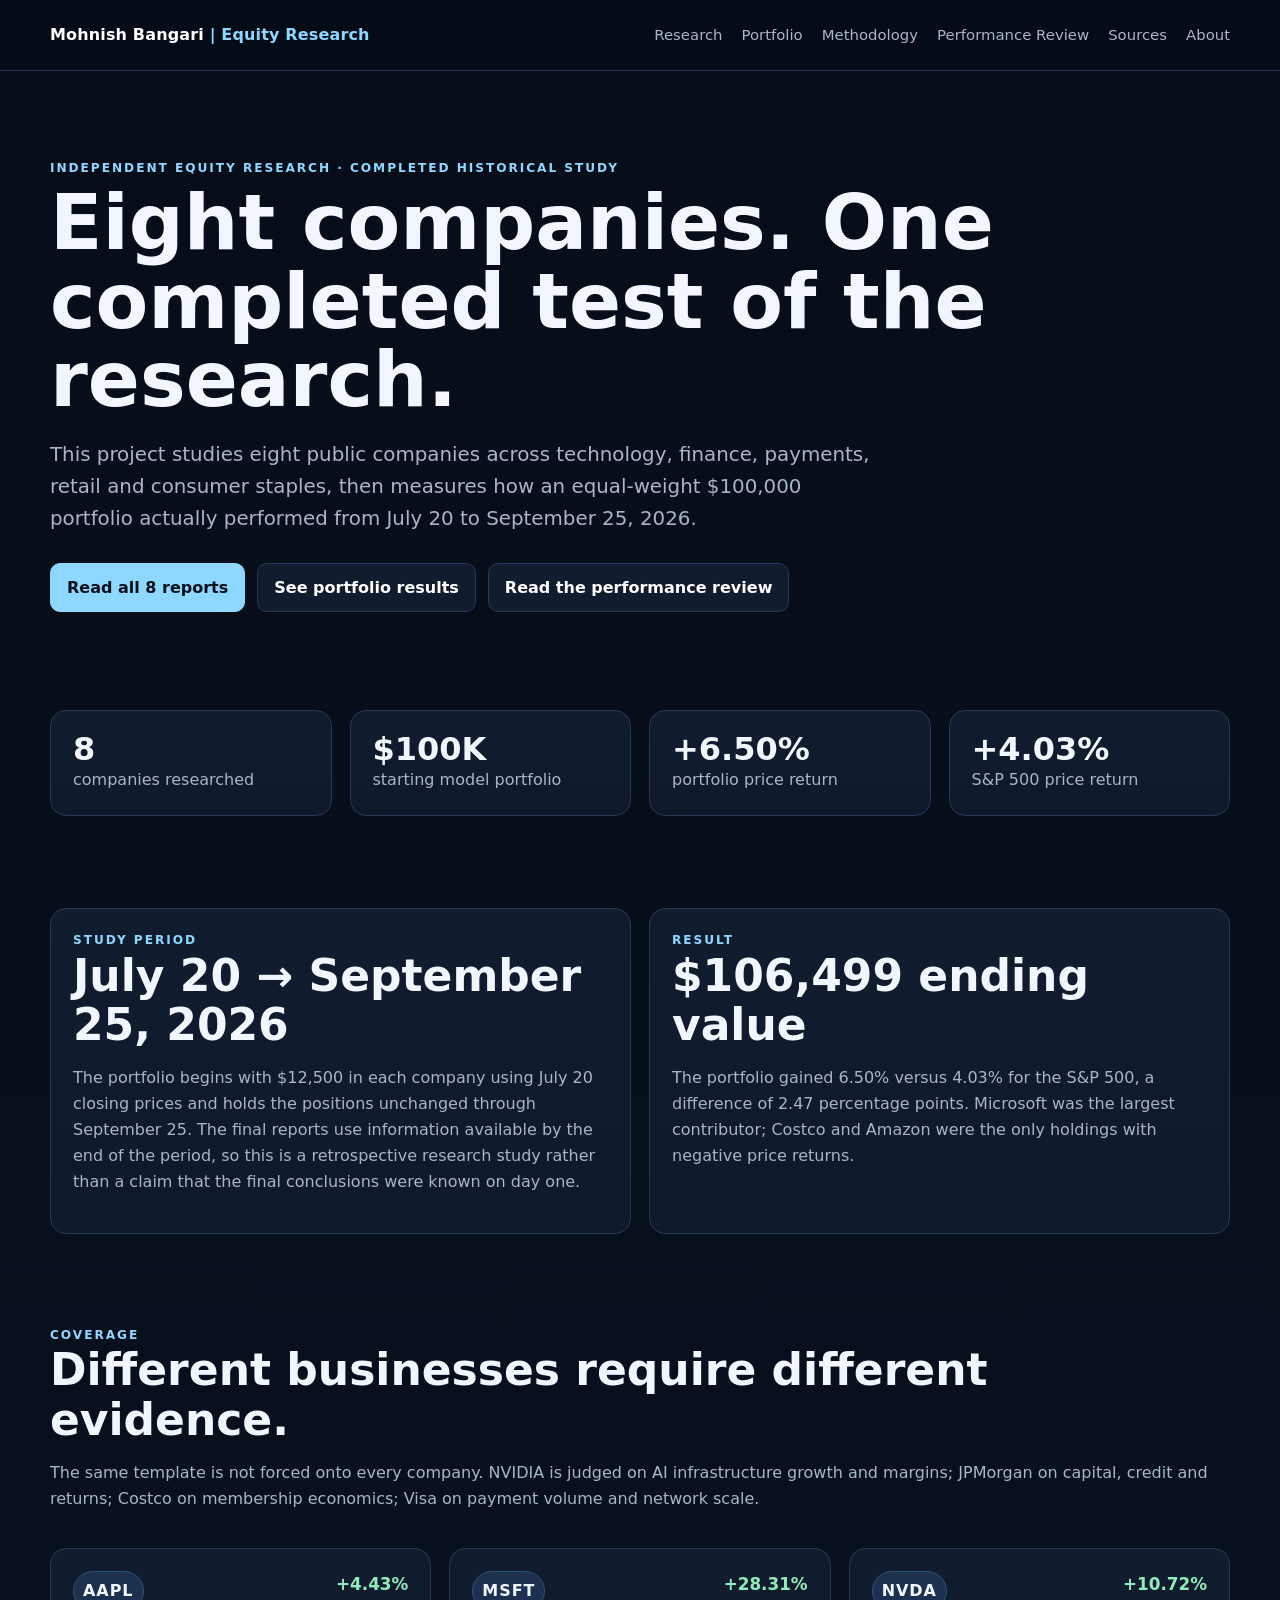
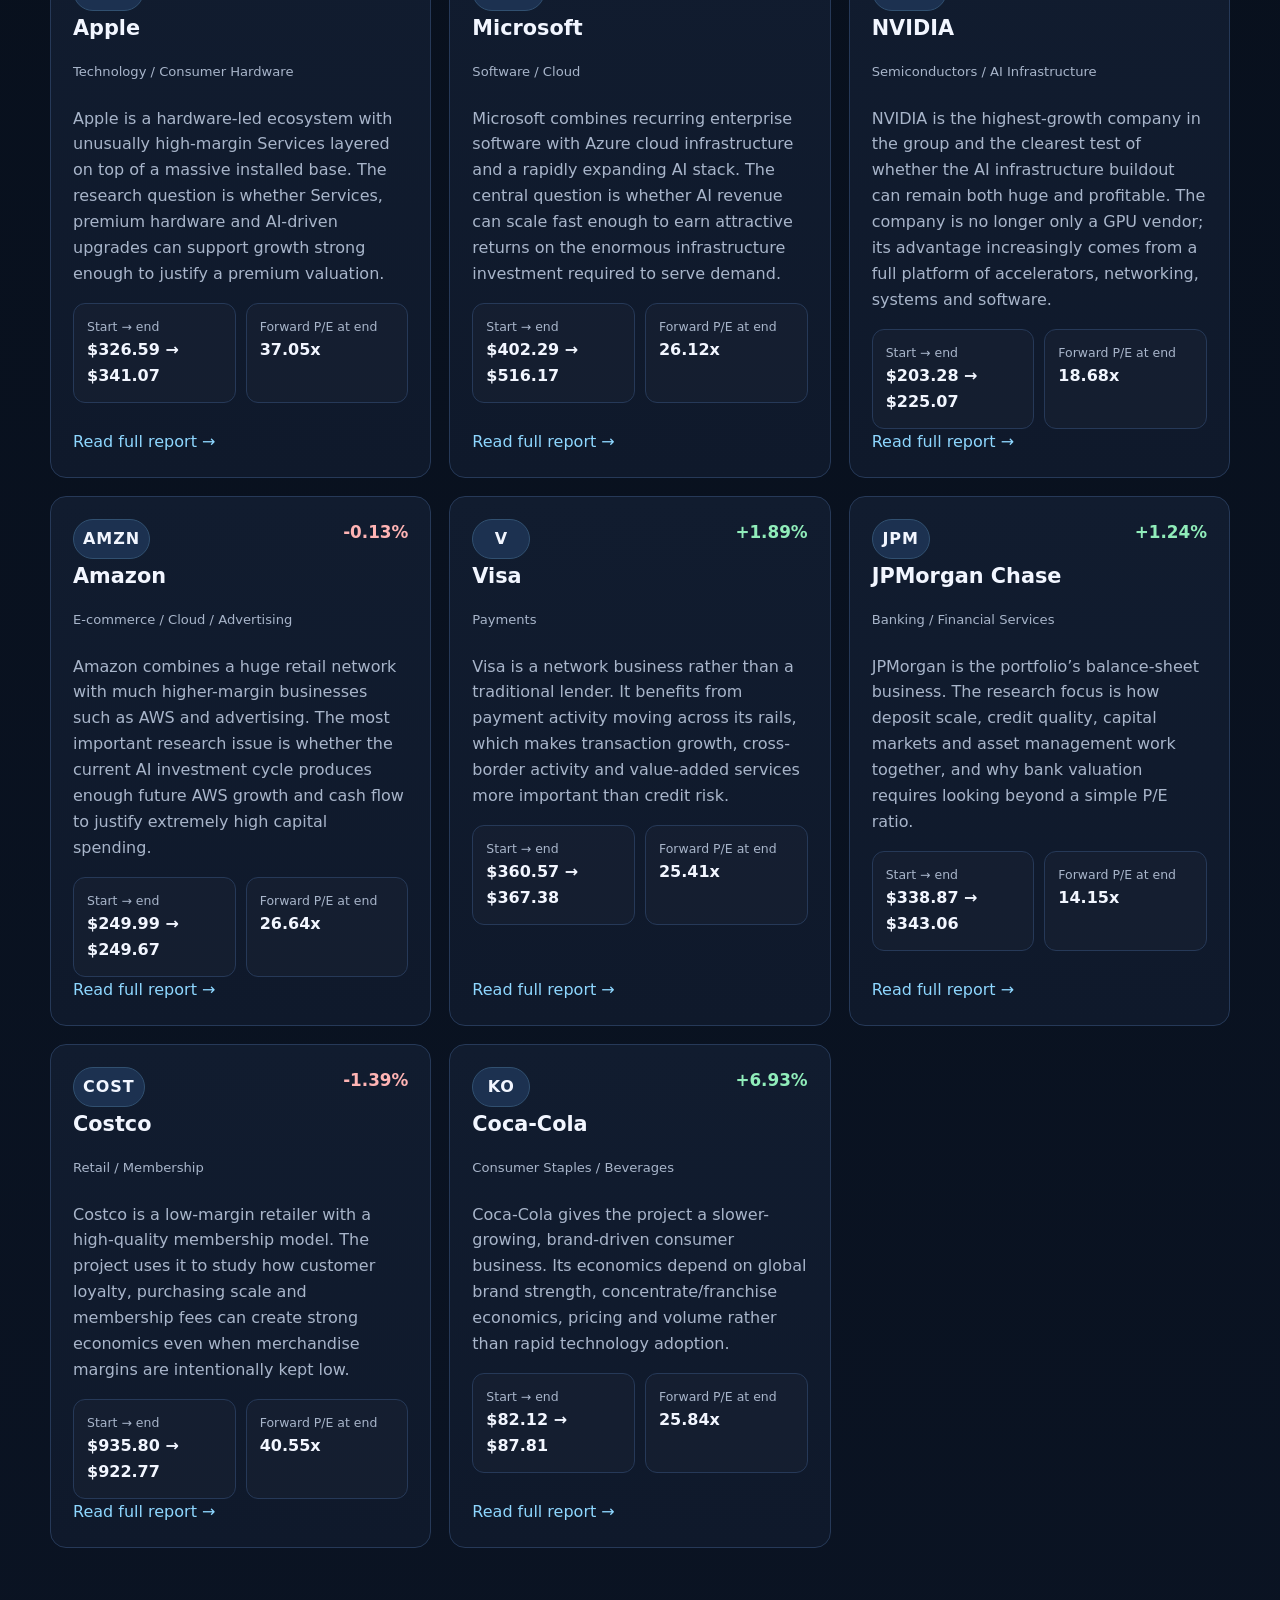
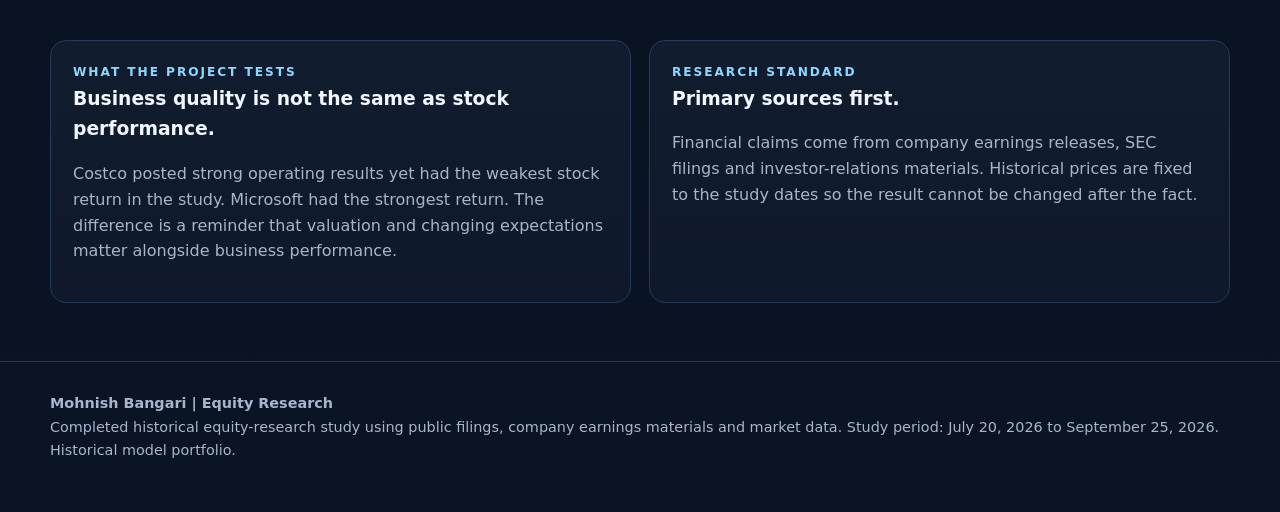
<file: index.html>
<!doctype html><html><head><meta charset="utf-8"><meta name="viewport" content="width=device-width,initial-scale=1"><title>Mohnish Bangari | Equity Research</title><meta name="description" content="Completed historical equity research study of eight public companies and a simulated $100,000 portfolio."><link rel="stylesheet" href="styles.css"></head><body><nav class="nav"><div class="wrap navin"><a class="brand" href="index.html">Mohnish Bangari <span>| Equity Research</span></a><div class="navlinks"><a href="research.html">Research</a><a href="portfolio.html">Portfolio</a><a href="methodology.html">Methodology</a><a href="log.html">Performance Review</a><a href="sources.html">Sources</a><a href="about.html">About</a></div></div></nav>
<header class="hero"><div class="wrap"><div class="eyebrow">Independent equity research · completed historical study</div><h1>Eight companies. One completed test of the research.</h1><p class="lede">This project studies eight public companies across technology, finance, payments, retail and consumer staples, then measures how an equal-weight $100,000 portfolio actually performed from July 20 to September 25, 2026.</p><div class="actions"><a class="btn primary" href="research.html">Read all 8 reports</a><a class="btn" href="portfolio.html">See portfolio results</a><a class="btn" href="log.html">Read the performance review</a></div></div></header>
<section class="section"><div class="wrap"><div class="grid grid4"><div class="card"><div class="kpi">8</div><div class="muted">companies researched</div></div><div class="card"><div class="kpi">$100K</div><div class="muted">starting model portfolio</div></div><div class="card"><div class="kpi">+6.50%</div><div class="muted">portfolio price return</div></div><div class="card"><div class="kpi">+4.03%</div><div class="muted">S&amp;P 500 price return</div></div></div></div></section>
<section class="section"><div class="wrap grid grid2"><div class="card"><div class="eyebrow">Study period</div><h2>July 20 → September 25, 2026</h2><p class="muted">The portfolio begins with $12,500 in each company using July 20 closing prices and holds the positions unchanged through September 25. The final reports use information available by the end of the period, so this is a retrospective research study rather than a claim that the final conclusions were known on day one.</p></div><div class="card"><div class="eyebrow">Result</div><h2>$106,499 ending value</h2><p class="muted">The portfolio gained 6.50% versus 4.03% for the S&amp;P 500, a difference of 2.47 percentage points. Microsoft was the largest contributor; Costco and Amazon were the only holdings with negative price returns.</p></div></div></section>
<section class="section"><div class="wrap"><div class="section-title"><div><div class="eyebrow">Coverage</div><h2>Different businesses require different evidence.</h2><p class="muted">The same template is not forced onto every company. NVIDIA is judged on AI infrastructure growth and margins; JPMorgan on capital, credit and returns; Costco on membership economics; Visa on payment volume and network scale.</p></div></div><div id="home-grid" class="grid grid3"></div></div></section>
<section class="section"><div class="wrap grid grid2"><div class="card"><div class="eyebrow">What the project tests</div><h3>Business quality is not the same as stock performance.</h3><p class="muted">Costco posted strong operating results yet had the weakest stock return in the study. Microsoft had the strongest return. The difference is a reminder that valuation and changing expectations matter alongside business performance.</p></div><div class="card"><div class="eyebrow">Research standard</div><h3>Primary sources first.</h3><p class="muted">Financial claims come from company earnings releases, SEC filings and investor-relations materials. Historical prices are fixed to the study dates so the result cannot be changed after the fact.</p></div></div></section>

<footer class="footer"><div class="wrap"><strong>Mohnish Bangari | Equity Research</strong><br>Completed historical equity-research study using public filings, company earnings materials and market data. Study period: July 20, 2026 to September 25, 2026. Historical model portfolio.</div></footer><script src="data.js"></script><script>const grid=document.getElementById('home-grid'); COMPANY_DATA.forEach(c=>grid.insertAdjacentHTML('beforeend',`<article class="card company-card"><div class="company-top"><div><span class="ticker">${c.ticker}</span><h3>${c.name}</h3><div class="tag">${c.sector}</div></div><div class="price ${c.periodReturn>=0?'pos':'neg'}">${c.periodReturn>=0?'+':''}${c.periodReturn.toFixed(2)}%</div></div><p class="muted">${c.summary}</p><div class="mini-grid"><div class="mini"><div class="tiny">Start → end</div><strong>$${c.startPrice.toFixed(2)} → $${c.endPrice.toFixed(2)}</strong></div><div class="mini"><div class="tiny">Forward P/E at end</div><strong>${c.forwardPe}</strong></div></div><div class="spacer"></div><a href="company.html?t=${c.ticker}">Read full report →</a></article>`));</script></body></html>
</file>
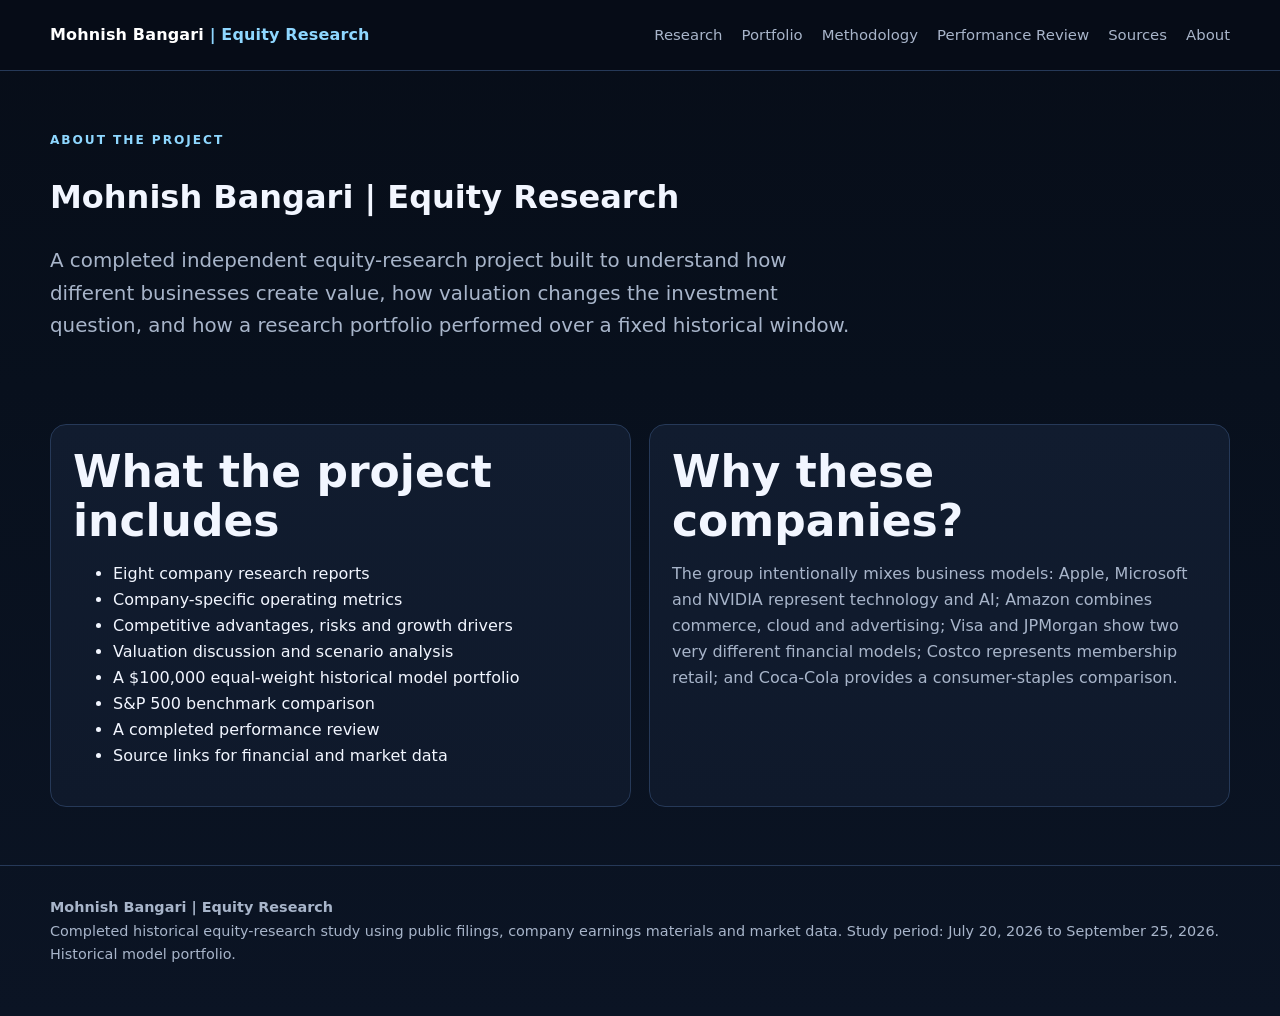
<file: about.html>
<!doctype html><html><head><meta charset="utf-8"><meta name="viewport" content="width=device-width,initial-scale=1"><title>About | Mohnish Bangari</title><link rel="stylesheet" href="styles.css"></head><body><nav class="nav"><div class="wrap navin"><a class="brand" href="index.html">Mohnish Bangari <span>| Equity Research</span></a><div class="navlinks"><a href="research.html">Research</a><a href="portfolio.html">Portfolio</a><a href="methodology.html">Methodology</a><a href="log.html">Performance Review</a><a href="sources.html">Sources</a><a href="about.html">About</a></div></div></nav><header class="report-hero"><div class="wrap"><div class="eyebrow">About the project</div><h1>Mohnish Bangari | Equity Research</h1><p class="lede">A completed independent equity-research project built to understand how different businesses create value, how valuation changes the investment question, and how a research portfolio performed over a fixed historical window.</p></div></header><section class="section"><div class="wrap grid grid2"><div class="card"><h2>What the project includes</h2><ul><li>Eight company research reports</li><li>Company-specific operating metrics</li><li>Competitive advantages, risks and growth drivers</li><li>Valuation discussion and scenario analysis</li><li>A $100,000 equal-weight historical model portfolio</li><li>S&amp;P 500 benchmark comparison</li><li>A completed performance review</li><li>Source links for financial and market data</li></ul></div><div class="card"><h2>Why these companies?</h2><p class="muted">The group intentionally mixes business models: Apple, Microsoft and NVIDIA represent technology and AI; Amazon combines commerce, cloud and advertising; Visa and JPMorgan show two very different financial models; Costco represents membership retail; and Coca-Cola provides a consumer-staples comparison.</p></div></div></section><footer class="footer"><div class="wrap"><strong>Mohnish Bangari | Equity Research</strong><br>Completed historical equity-research study using public filings, company earnings materials and market data. Study period: July 20, 2026 to September 25, 2026. Historical model portfolio.</div></footer></body></html>
</file>
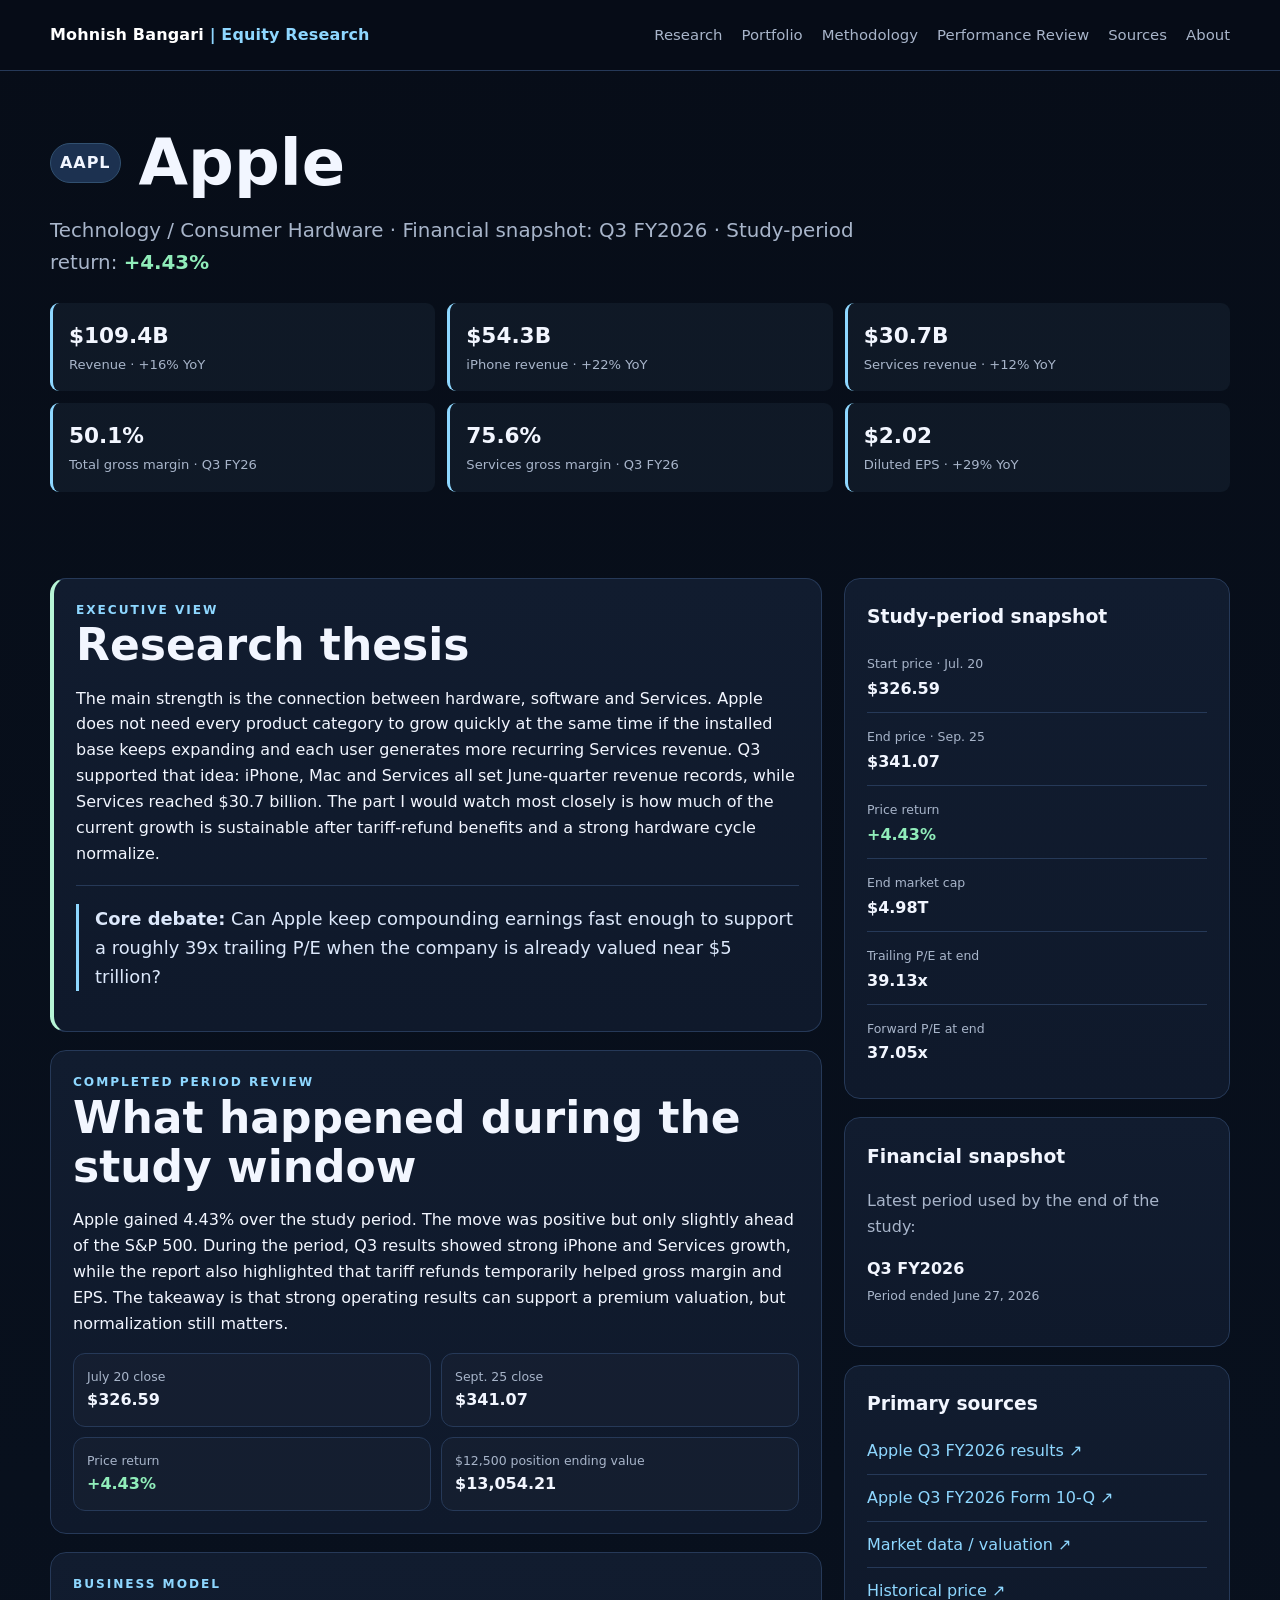
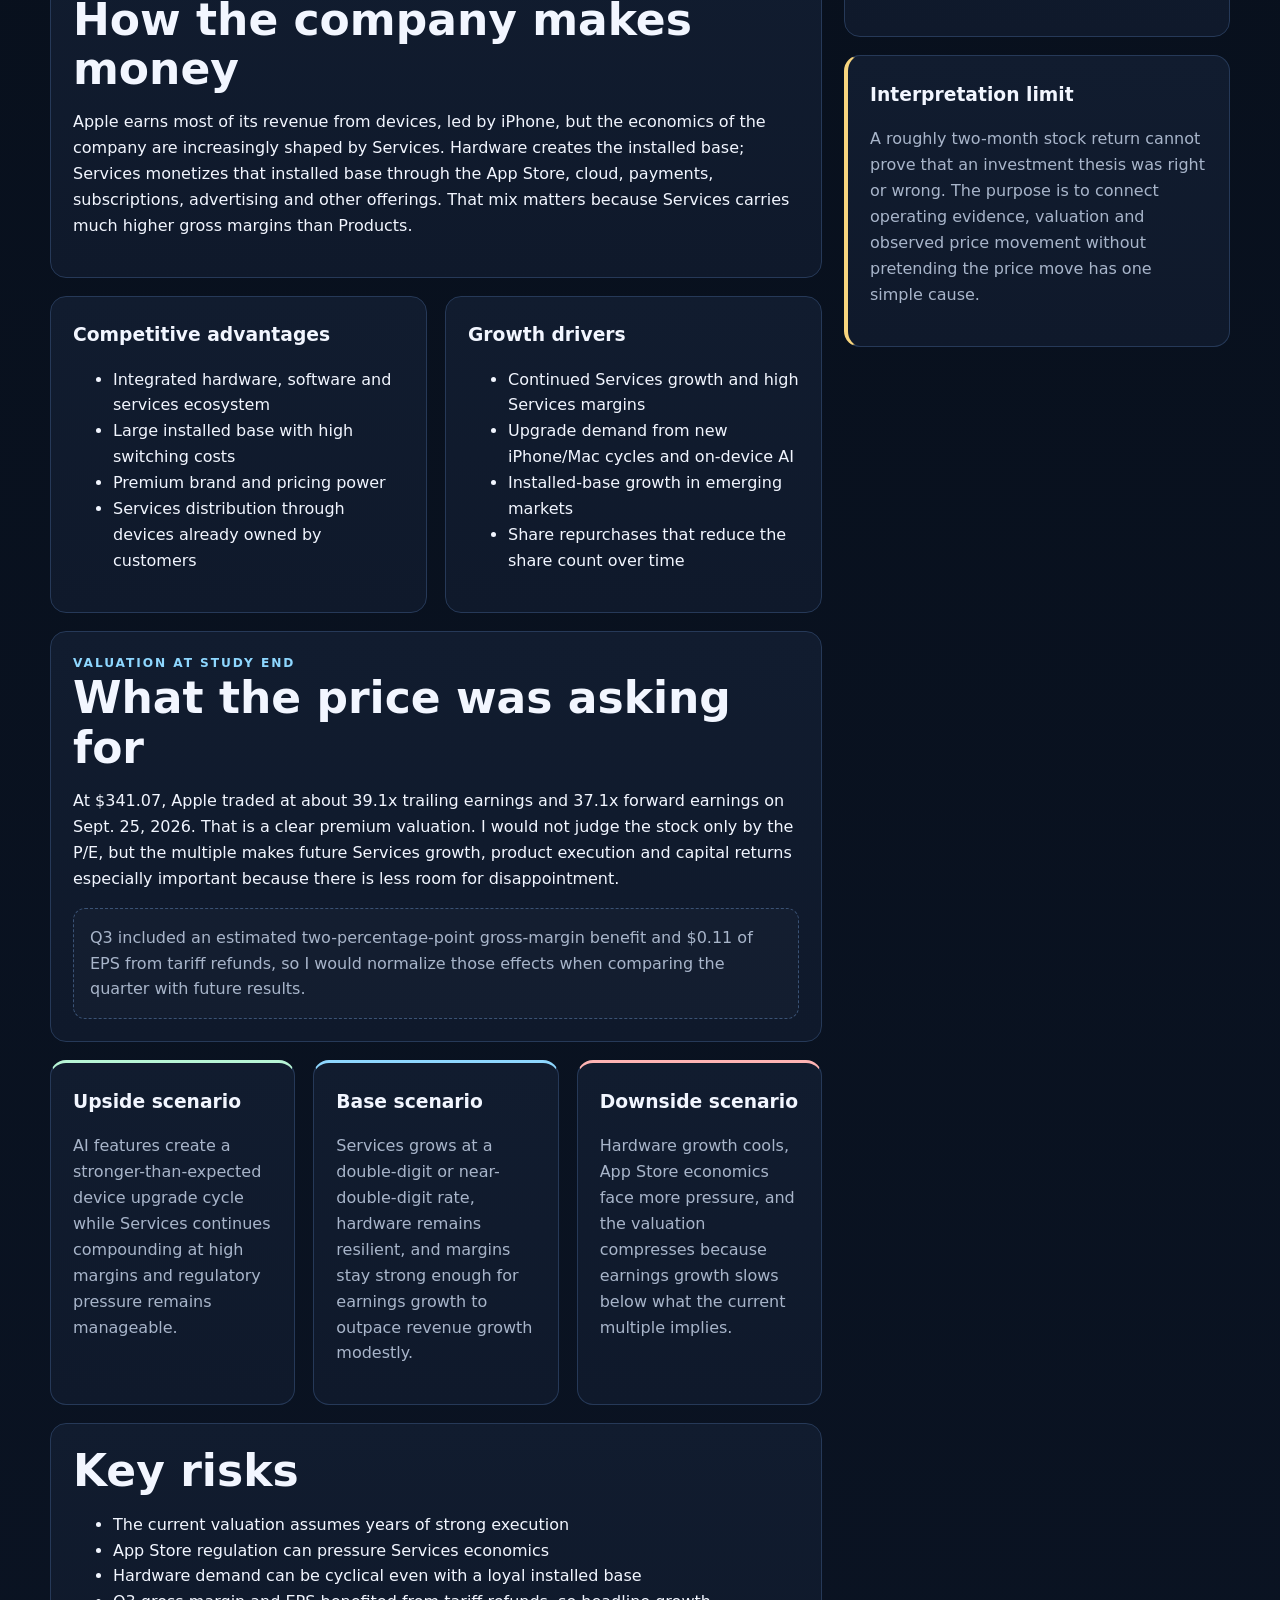
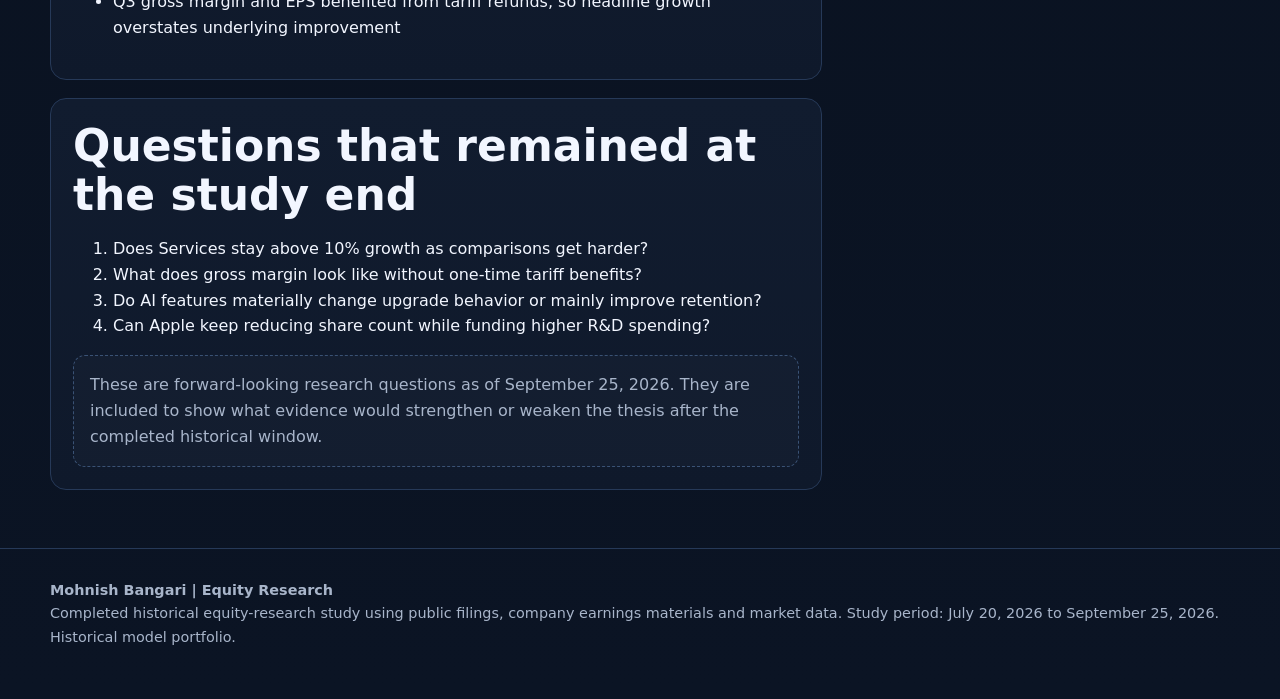
<file: company.html>
<!doctype html><html><head><meta charset="utf-8"><meta name="viewport" content="width=device-width,initial-scale=1"><title>Company Research</title><link rel="stylesheet" href="styles.css"></head><body><nav class="nav"><div class="wrap navin"><a class="brand" href="index.html">Mohnish Bangari <span>| Equity Research</span></a><div class="navlinks"><a href="research.html">Research</a><a href="portfolio.html">Portfolio</a><a href="methodology.html">Methodology</a><a href="log.html">Performance Review</a><a href="sources.html">Sources</a><a href="about.html">About</a></div></div></nav><main id="report"></main><footer class="footer"><div class="wrap"><strong>Mohnish Bangari | Equity Research</strong><br>Completed historical equity-research study using public filings, company earnings materials and market data. Study period: July 20, 2026 to September 25, 2026. Historical model portfolio.</div></footer><script src="data.js"></script><script>
const p=new URLSearchParams(location.search),t=(p.get('t')||'AAPL').toUpperCase(),c=COMPANY_DATA.find(x=>x.ticker===t)||COMPANY_DATA[0];document.title=`${c.name} (${c.ticker}) | Equity Research`;
const list=a=>a.map(x=>`<li>${x}</li>`).join('');
const sources=c.sources.map(s=>`<li><a href="${s[1]}" target="_blank" rel="noopener">${s[0]} ↗</a></li>`).join('');
const sign=c.periodReturn>=0?'+':'';
document.getElementById('report').innerHTML=`<header class="report-hero"><div class="wrap"><div class="report-title"><span class="ticker">${c.ticker}</span><h1>${c.name}</h1></div><p class="lede">${c.sector} · Financial snapshot: ${c.snapshot} · Study-period return: <strong class="${c.periodReturn>=0?'pos':'neg'}">${sign}${c.periodReturn.toFixed(2)}%</strong></p><div class="snapshot">${c.metrics.slice(0,6).map(m=>`<div class="metric"><div class="big">${m[1]}</div><div class="small">${m[0]} · ${m[2]}</div></div>`).join('')}</div></div></header>
<section class="section"><div class="wrap report-layout"><div class="stack">
<div class="card thesis-box"><div class="eyebrow">Executive view</div><h2>Research thesis</h2><p>${c.thesis}</p><div class="divider"></div><p class="quote"><strong>Core debate:</strong> ${c.keyDebate}</p></div>
<div class="card"><div class="eyebrow">Completed period review</div><h2>What happened during the study window</h2><p>${c.performanceNote}</p><div class="mini-grid"><div class="mini"><div class="tiny">July 20 close</div><strong>$${c.startPrice.toFixed(2)}</strong></div><div class="mini"><div class="tiny">Sept. 25 close</div><strong>$${c.endPrice.toFixed(2)}</strong></div><div class="mini"><div class="tiny">Price return</div><strong class="${c.periodReturn>=0?'pos':'neg'}">${sign}${c.periodReturn.toFixed(2)}%</strong></div><div class="mini"><div class="tiny">$12,500 position ending value</div><strong>$${c.endValue.toLocaleString('en-US',{minimumFractionDigits:2,maximumFractionDigits:2})}</strong></div></div></div>
<div class="card"><div class="eyebrow">Business model</div><h2>How the company makes money</h2><p>${c.businessModel}</p></div>
<div class="grid grid2"><div class="card"><h3>Competitive advantages</h3><ul>${list(c.moat)}</ul></div><div class="card"><h3>Growth drivers</h3><ul>${list(c.drivers)}</ul></div></div>
<div class="card"><div class="eyebrow">Valuation at study end</div><h2>What the price was asking for</h2><p>${c.valuation}</p><div class="note">${c.valuationNote}</div></div>
<div class="grid grid3"><div class="card scenario up"><h3>Upside scenario</h3><p class="muted">${c.upsideCase}</p></div><div class="card scenario base"><h3>Base scenario</h3><p class="muted">${c.baseCase}</p></div><div class="card scenario down"><h3>Downside scenario</h3><p class="muted">${c.downsideCase}</p></div></div>
<div class="card"><h2>Key risks</h2><ul>${list(c.risks)}</ul></div>
<div class="card"><h2>Questions that remained at the study end</h2><ol>${c.questions.map(q=>`<li>${q}</li>`).join('')}</ol><div class="note">These are forward-looking research questions as of September 25, 2026. They are included to show what evidence would strengthen or weaken the thesis after the completed historical window.</div></div>
</div><aside class="stack">
<div class="card"><h3>Study-period snapshot</h3><ul class="list-clean"><li><span class="tiny">Start price · Jul. 20</span><br><strong>$${c.startPrice.toFixed(2)}</strong></li><li><span class="tiny">End price · Sep. 25</span><br><strong>$${c.endPrice.toFixed(2)}</strong></li><li><span class="tiny">Price return</span><br><strong class="${c.periodReturn>=0?'pos':'neg'}">${sign}${c.periodReturn.toFixed(2)}%</strong></li><li><span class="tiny">End market cap</span><br><strong>${c.marketCap}</strong></li><li><span class="tiny">Trailing P/E at end</span><br><strong>${c.pe}</strong></li><li><span class="tiny">Forward P/E at end</span><br><strong>${c.forwardPe}</strong></li></ul></div>
<div class="card"><h3>Financial snapshot</h3><p class="muted">Latest period used by the end of the study:</p><p><strong>${c.snapshot}</strong><br><span class="tiny">Period ended ${c.snapshotDate}</span></p></div>
<div class="card"><h3>Primary sources</h3><ul class="list-clean source-list">${sources}</ul></div>
<div class="card warn-box"><h3>Interpretation limit</h3><p class="muted">A roughly two-month stock return cannot prove that an investment thesis was right or wrong. The purpose is to connect operating evidence, valuation and observed price movement without pretending the price move has one simple cause.</p></div>
</aside></div></section>`;
</script></body></html>
</file>
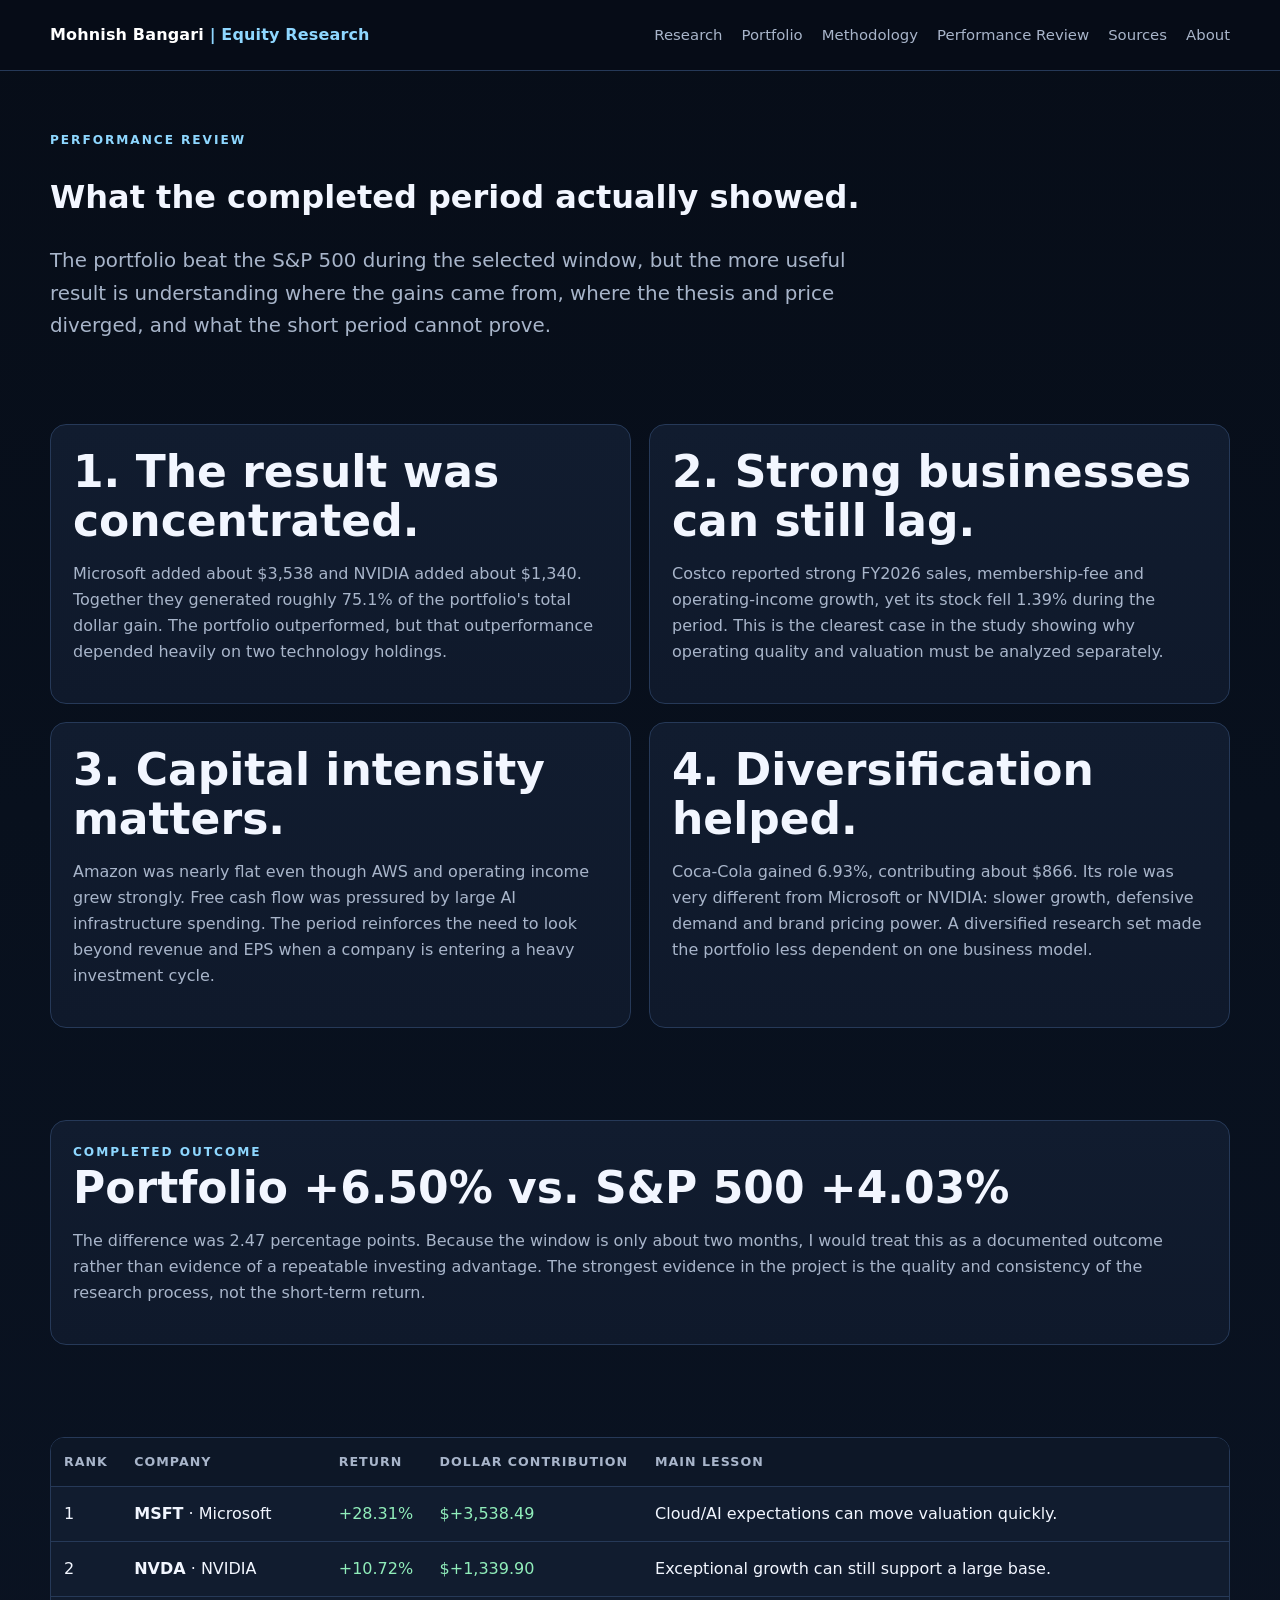
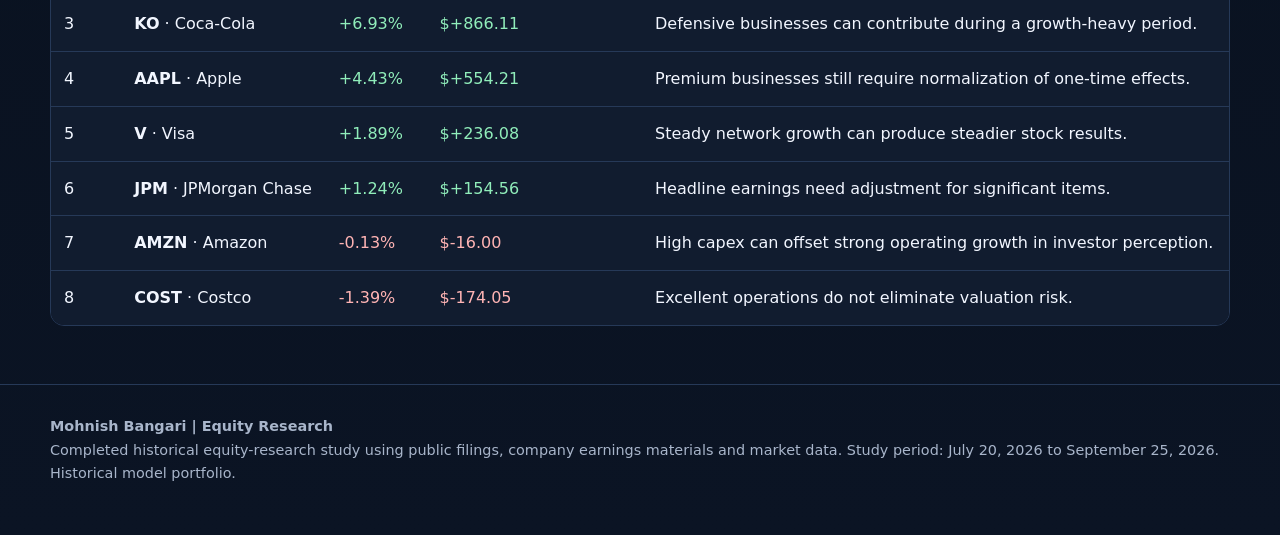
<file: log.html>
<!doctype html><html><head><meta charset="utf-8"><meta name="viewport" content="width=device-width,initial-scale=1"><title>Performance Review | Mohnish Bangari</title><link rel="stylesheet" href="styles.css"></head><body><nav class="nav"><div class="wrap navin"><a class="brand" href="index.html">Mohnish Bangari <span>| Equity Research</span></a><div class="navlinks"><a href="research.html">Research</a><a href="portfolio.html">Portfolio</a><a href="methodology.html">Methodology</a><a href="log.html">Performance Review</a><a href="sources.html">Sources</a><a href="about.html">About</a></div></div></nav><header class="report-hero"><div class="wrap"><div class="eyebrow">Performance review</div><h1>What the completed period actually showed.</h1><p class="lede">The portfolio beat the S&amp;P 500 during the selected window, but the more useful result is understanding where the gains came from, where the thesis and price diverged, and what the short period cannot prove.</p></div></header>
<section class="section"><div class="wrap grid grid2"><div class="card"><h2>1. The result was concentrated.</h2><p class="muted">Microsoft added about $3,538 and NVIDIA added about $1,340. Together they generated roughly 75.1% of the portfolio's total dollar gain. The portfolio outperformed, but that outperformance depended heavily on two technology holdings.</p></div><div class="card"><h2>2. Strong businesses can still lag.</h2><p class="muted">Costco reported strong FY2026 sales, membership-fee and operating-income growth, yet its stock fell 1.39% during the period. This is the clearest case in the study showing why operating quality and valuation must be analyzed separately.</p></div><div class="card"><h2>3. Capital intensity matters.</h2><p class="muted">Amazon was nearly flat even though AWS and operating income grew strongly. Free cash flow was pressured by large AI infrastructure spending. The period reinforces the need to look beyond revenue and EPS when a company is entering a heavy investment cycle.</p></div><div class="card"><h2>4. Diversification helped.</h2><p class="muted">Coca-Cola gained 6.93%, contributing about $866. Its role was very different from Microsoft or NVIDIA: slower growth, defensive demand and brand pricing power. A diversified research set made the portfolio less dependent on one business model.</p></div></div></section>
<section class="section"><div class="wrap"><div class="card"><div class="eyebrow">Completed outcome</div><h2>Portfolio +6.50% vs. S&amp;P 500 +4.03%</h2><p class="muted">The difference was 2.47 percentage points. Because the window is only about two months, I would treat this as a documented outcome rather than evidence of a repeatable investing advantage. The strongest evidence in the project is the quality and consistency of the research process, not the short-term return.</p></div></div></section>
<section class="section"><div class="wrap"><div class="table-wrap"><table><thead><tr><th>Rank</th><th>Company</th><th>Return</th><th>Dollar contribution</th><th>Main lesson</th></tr></thead><tbody><tr><td>1</td><td><strong>MSFT</strong> · Microsoft</td><td class="pos">+28.31%</td><td class="pos">$+3,538.49</td><td>Cloud/AI expectations can move valuation quickly.</td></tr><tr><td>2</td><td><strong>NVDA</strong> · NVIDIA</td><td class="pos">+10.72%</td><td class="pos">$+1,339.90</td><td>Exceptional growth can still support a large base.</td></tr><tr><td>3</td><td><strong>KO</strong> · Coca-Cola</td><td class="pos">+6.93%</td><td class="pos">$+866.11</td><td>Defensive businesses can contribute during a growth-heavy period.</td></tr><tr><td>4</td><td><strong>AAPL</strong> · Apple</td><td class="pos">+4.43%</td><td class="pos">$+554.21</td><td>Premium businesses still require normalization of one-time effects.</td></tr><tr><td>5</td><td><strong>V</strong> · Visa</td><td class="pos">+1.89%</td><td class="pos">$+236.08</td><td>Steady network growth can produce steadier stock results.</td></tr><tr><td>6</td><td><strong>JPM</strong> · JPMorgan Chase</td><td class="pos">+1.24%</td><td class="pos">$+154.56</td><td>Headline earnings need adjustment for significant items.</td></tr><tr><td>7</td><td><strong>AMZN</strong> · Amazon</td><td class="neg">-0.13%</td><td class="neg">$-16.00</td><td>High capex can offset strong operating growth in investor perception.</td></tr><tr><td>8</td><td><strong>COST</strong> · Costco</td><td class="neg">-1.39%</td><td class="neg">$-174.05</td><td>Excellent operations do not eliminate valuation risk.</td></tr></tbody></table></div></div></section><footer class="footer"><div class="wrap"><strong>Mohnish Bangari | Equity Research</strong><br>Completed historical equity-research study using public filings, company earnings materials and market data. Study period: July 20, 2026 to September 25, 2026. Historical model portfolio.</div></footer></body></html>
</file>
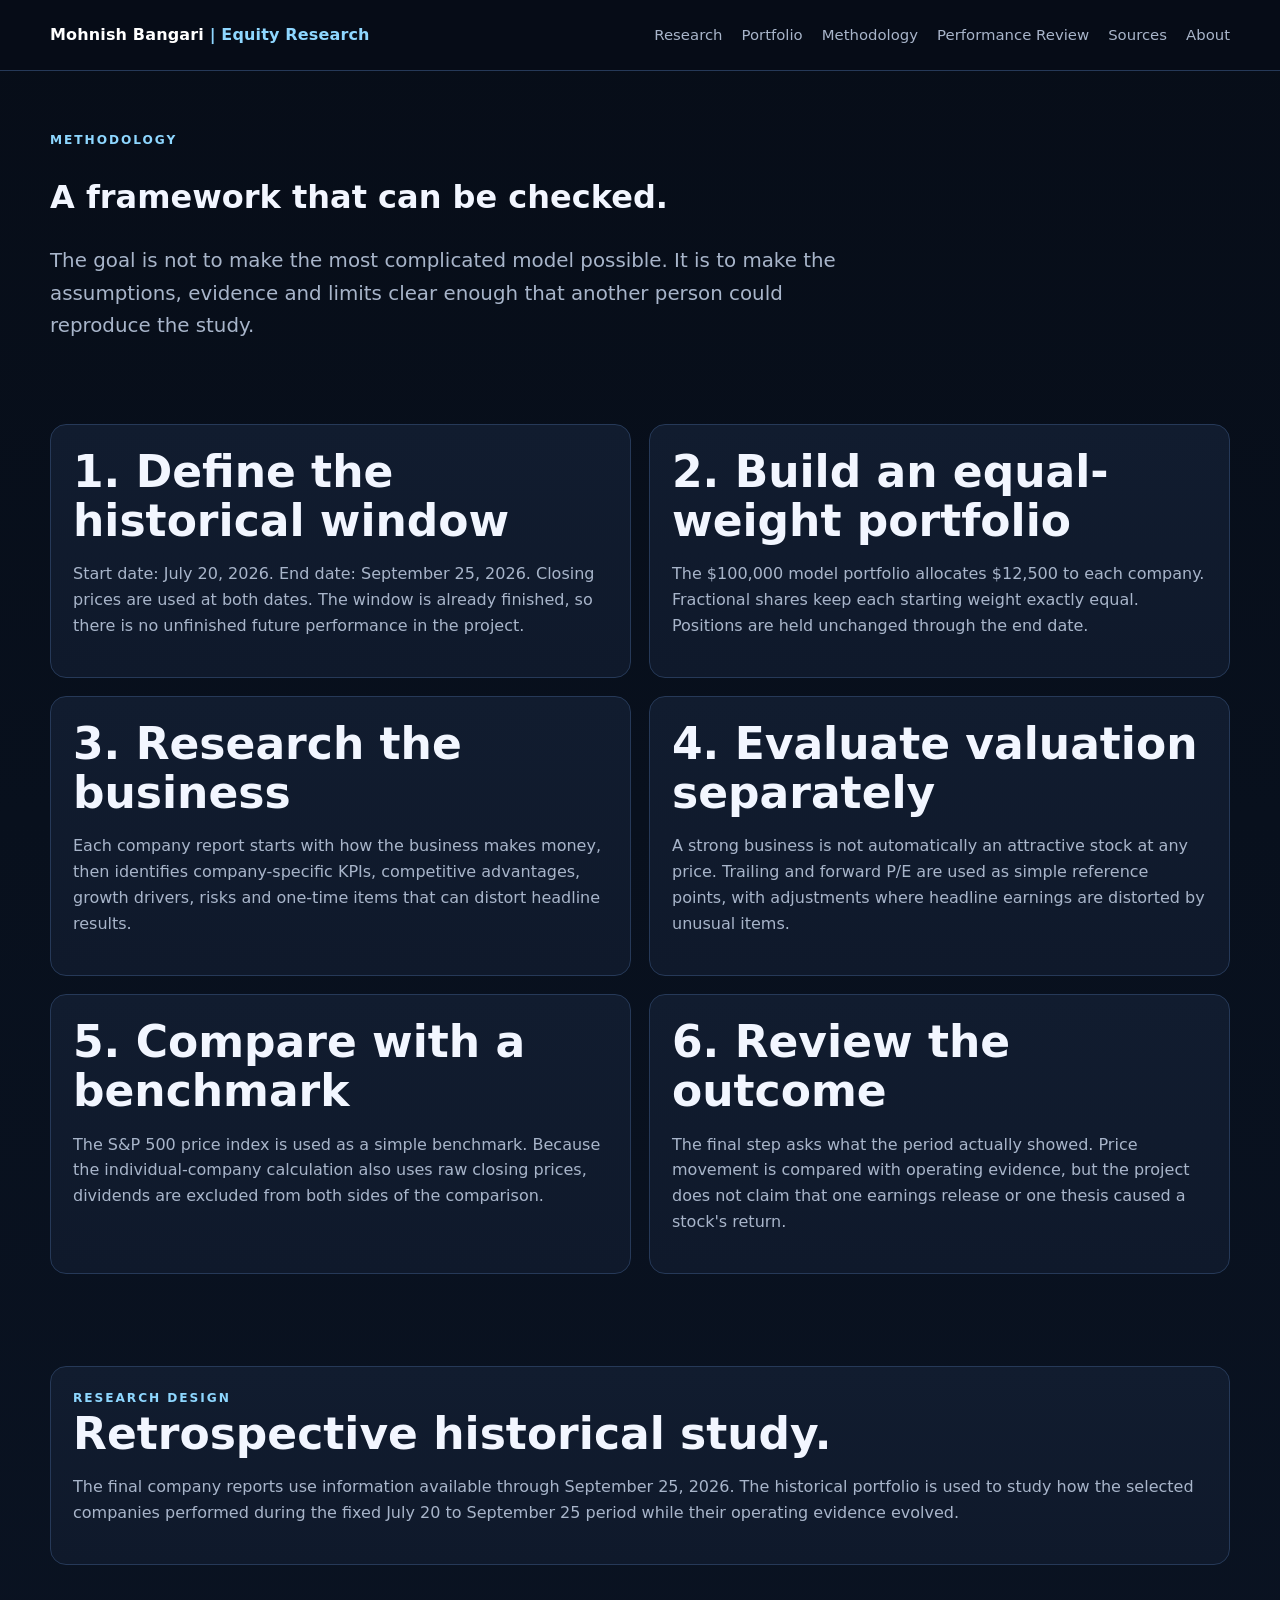
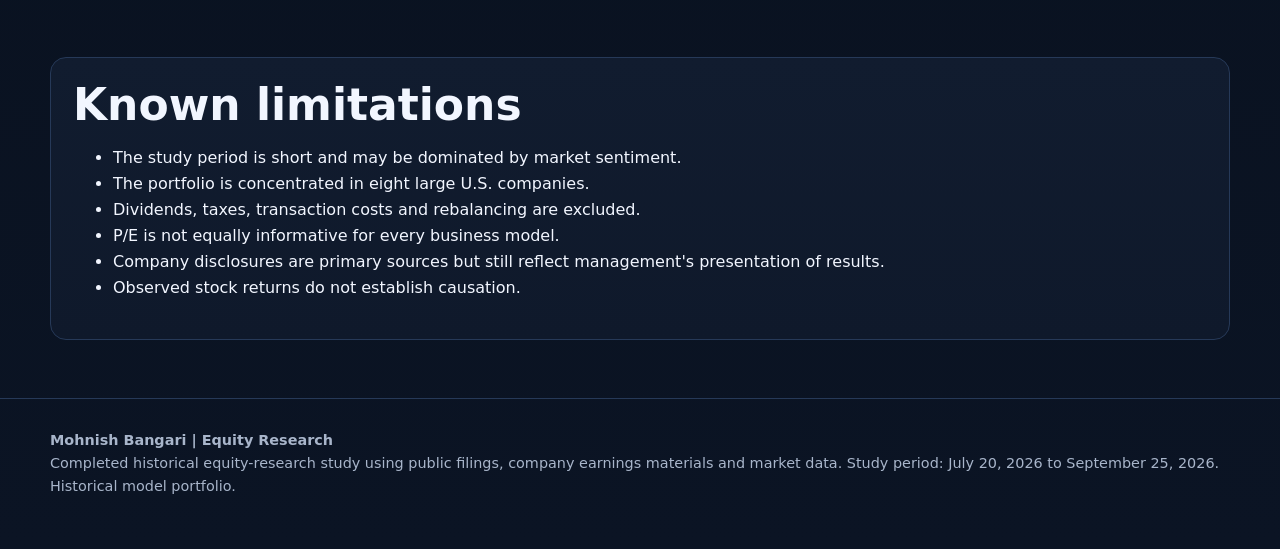
<file: methodology.html>
<!doctype html><html><head><meta charset="utf-8"><meta name="viewport" content="width=device-width,initial-scale=1"><title>Methodology | Mohnish Bangari</title><link rel="stylesheet" href="styles.css"></head><body><nav class="nav"><div class="wrap navin"><a class="brand" href="index.html">Mohnish Bangari <span>| Equity Research</span></a><div class="navlinks"><a href="research.html">Research</a><a href="portfolio.html">Portfolio</a><a href="methodology.html">Methodology</a><a href="log.html">Performance Review</a><a href="sources.html">Sources</a><a href="about.html">About</a></div></div></nav><header class="report-hero"><div class="wrap"><div class="eyebrow">Methodology</div><h1>A framework that can be checked.</h1><p class="lede">The goal is not to make the most complicated model possible. It is to make the assumptions, evidence and limits clear enough that another person could reproduce the study.</p></div></header>
<section class="section"><div class="wrap grid grid2"><div class="card"><h2>1. Define the historical window</h2><p class="muted">Start date: July 20, 2026. End date: September 25, 2026. Closing prices are used at both dates. The window is already finished, so there is no unfinished future performance in the project.</p></div><div class="card"><h2>2. Build an equal-weight portfolio</h2><p class="muted">The $100,000 model portfolio allocates $12,500 to each company. Fractional shares keep each starting weight exactly equal. Positions are held unchanged through the end date.</p></div><div class="card"><h2>3. Research the business</h2><p class="muted">Each company report starts with how the business makes money, then identifies company-specific KPIs, competitive advantages, growth drivers, risks and one-time items that can distort headline results.</p></div><div class="card"><h2>4. Evaluate valuation separately</h2><p class="muted">A strong business is not automatically an attractive stock at any price. Trailing and forward P/E are used as simple reference points, with adjustments where headline earnings are distorted by unusual items.</p></div><div class="card"><h2>5. Compare with a benchmark</h2><p class="muted">The S&amp;P 500 price index is used as a simple benchmark. Because the individual-company calculation also uses raw closing prices, dividends are excluded from both sides of the comparison.</p></div><div class="card"><h2>6. Review the outcome</h2><p class="muted">The final step asks what the period actually showed. Price movement is compared with operating evidence, but the project does not claim that one earnings release or one thesis caused a stock's return.</p></div></div></section>
<section class="section"><div class="wrap"><div class="card"><div class="eyebrow">Research design</div><h2>Retrospective historical study.</h2><p class="muted">The final company reports use information available through September 25, 2026. The historical portfolio is used to study how the selected companies performed during the fixed July 20 to September 25 period while their operating evidence evolved.</p></div></div></section>
<section class="section"><div class="wrap"><div class="card"><h2>Known limitations</h2><ul><li>The study period is short and may be dominated by market sentiment.</li><li>The portfolio is concentrated in eight large U.S. companies.</li><li>Dividends, taxes, transaction costs and rebalancing are excluded.</li><li>P/E is not equally informative for every business model.</li><li>Company disclosures are primary sources but still reflect management's presentation of results.</li><li>Observed stock returns do not establish causation.</li></ul></div></div></section><footer class="footer"><div class="wrap"><strong>Mohnish Bangari | Equity Research</strong><br>Completed historical equity-research study using public filings, company earnings materials and market data. Study period: July 20, 2026 to September 25, 2026. Historical model portfolio.</div></footer></body></html>
</file>
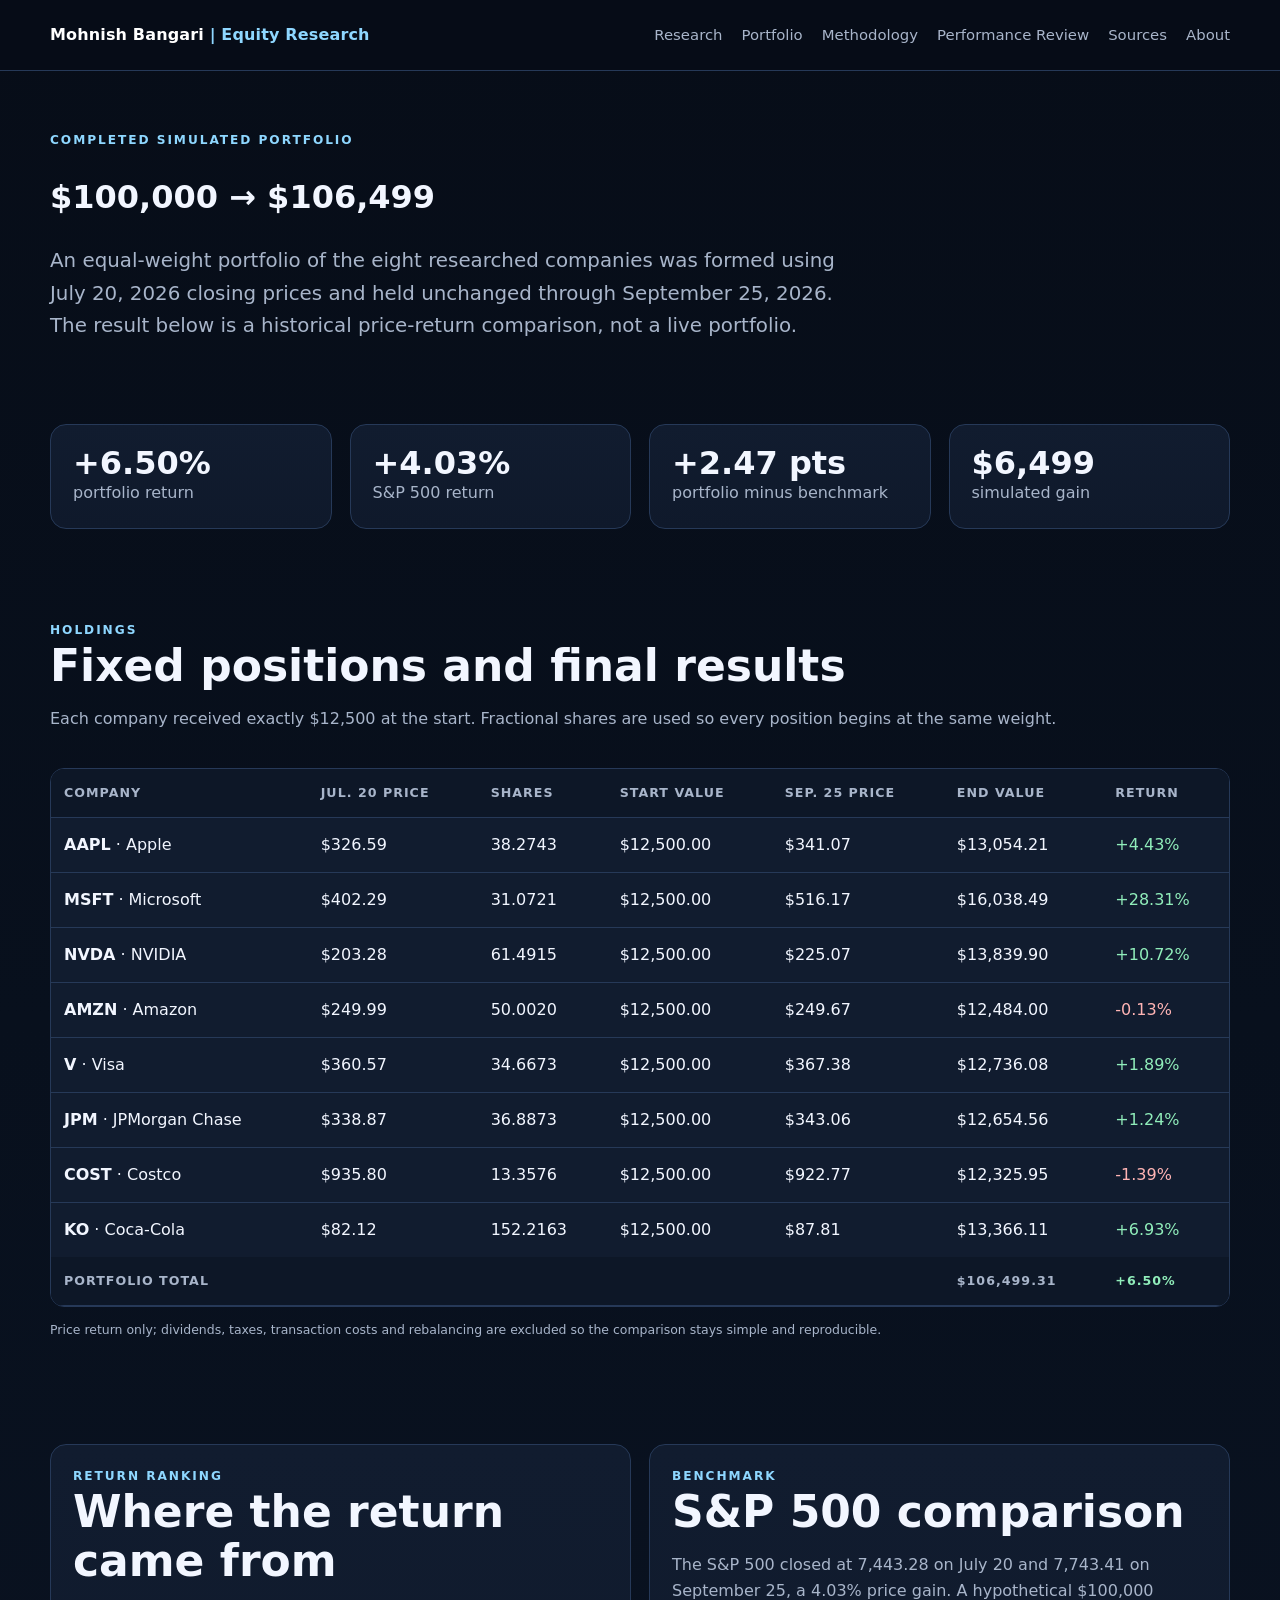
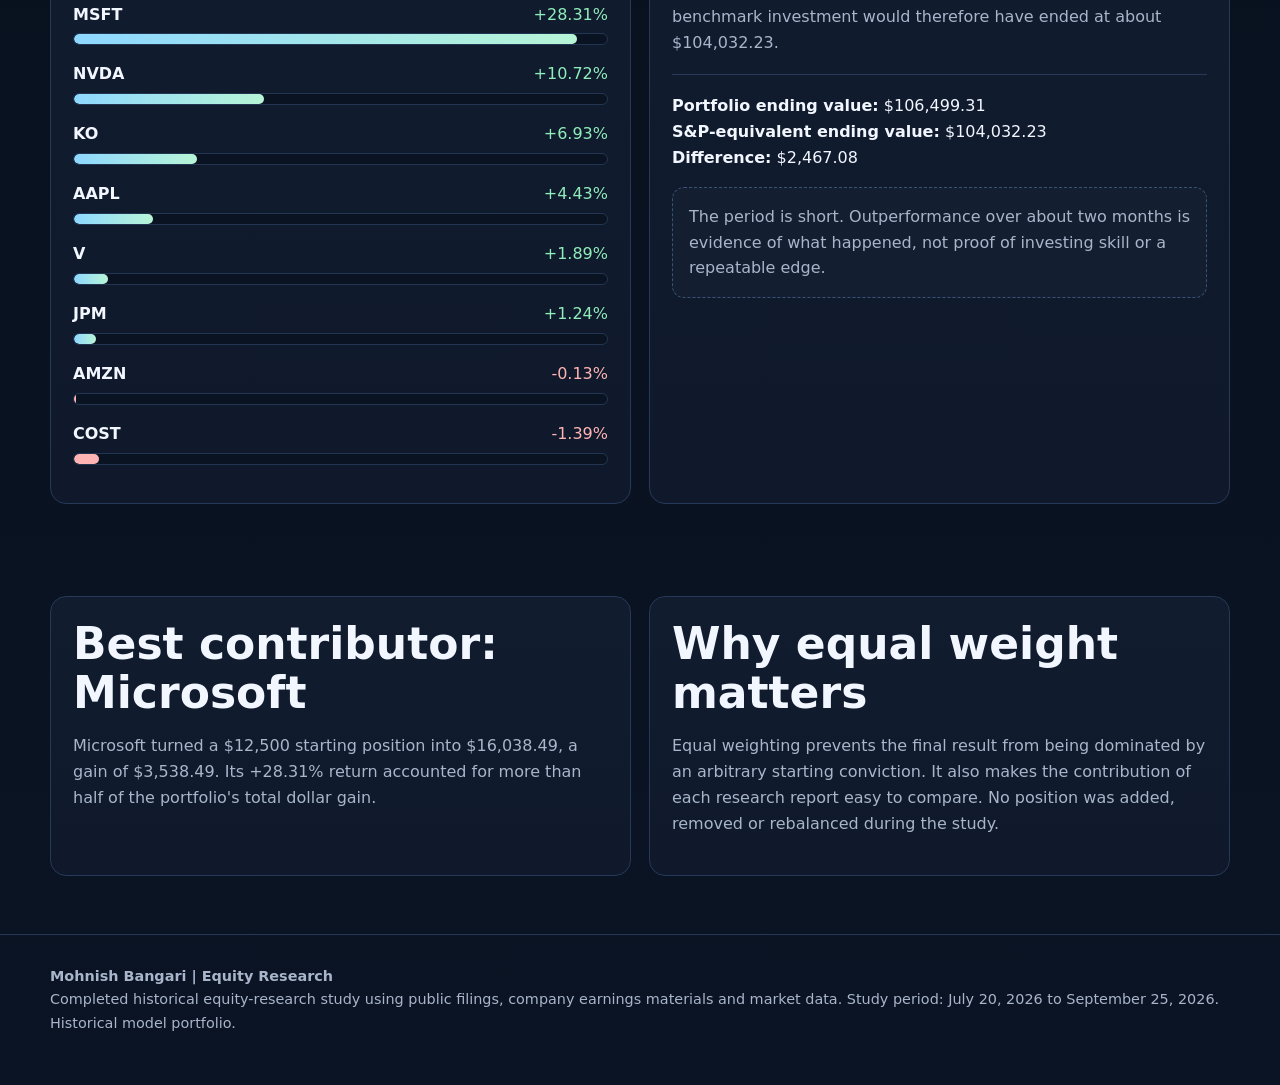
<file: portfolio.html>
<!doctype html><html><head><meta charset="utf-8"><meta name="viewport" content="width=device-width,initial-scale=1"><title>Portfolio Results | Mohnish Bangari</title><link rel="stylesheet" href="styles.css"></head><body><nav class="nav"><div class="wrap navin"><a class="brand" href="index.html">Mohnish Bangari <span>| Equity Research</span></a><div class="navlinks"><a href="research.html">Research</a><a href="portfolio.html">Portfolio</a><a href="methodology.html">Methodology</a><a href="log.html">Performance Review</a><a href="sources.html">Sources</a><a href="about.html">About</a></div></div></nav><header class="report-hero"><div class="wrap"><div class="eyebrow">Completed simulated portfolio</div><h1>$100,000 → $106,499</h1><p class="lede">An equal-weight portfolio of the eight researched companies was formed using July 20, 2026 closing prices and held unchanged through September 25, 2026. The result below is a historical price-return comparison, not a live portfolio.</p></div></header>
<section class="section"><div class="wrap grid grid4"><div class="card"><div class="kpi">+6.50%</div><div class="muted">portfolio return</div></div><div class="card"><div class="kpi">+4.03%</div><div class="muted">S&amp;P 500 return</div></div><div class="card"><div class="kpi">+2.47 pts</div><div class="muted">portfolio minus benchmark</div></div><div class="card"><div class="kpi">$6,499</div><div class="muted">simulated gain</div></div></div></section>
<section class="section"><div class="wrap"><div class="section-title"><div><div class="eyebrow">Holdings</div><h2>Fixed positions and final results</h2><p class="muted">Each company received exactly $12,500 at the start. Fractional shares are used so every position begins at the same weight.</p></div></div><div class="table-wrap"><table><thead><tr><th>Company</th><th>Jul. 20 price</th><th>Shares</th><th>Start value</th><th>Sep. 25 price</th><th>End value</th><th>Return</th></tr></thead><tbody><tr><td><strong>AAPL</strong> · Apple</td><td>$326.59</td><td>38.2743</td><td>$12,500.00</td><td>$341.07</td><td>$13,054.21</td><td class="pos">+4.43%</td></tr><tr><td><strong>MSFT</strong> · Microsoft</td><td>$402.29</td><td>31.0721</td><td>$12,500.00</td><td>$516.17</td><td>$16,038.49</td><td class="pos">+28.31%</td></tr><tr><td><strong>NVDA</strong> · NVIDIA</td><td>$203.28</td><td>61.4915</td><td>$12,500.00</td><td>$225.07</td><td>$13,839.90</td><td class="pos">+10.72%</td></tr><tr><td><strong>AMZN</strong> · Amazon</td><td>$249.99</td><td>50.0020</td><td>$12,500.00</td><td>$249.67</td><td>$12,484.00</td><td class="neg">-0.13%</td></tr><tr><td><strong>V</strong> · Visa</td><td>$360.57</td><td>34.6673</td><td>$12,500.00</td><td>$367.38</td><td>$12,736.08</td><td class="pos">+1.89%</td></tr><tr><td><strong>JPM</strong> · JPMorgan Chase</td><td>$338.87</td><td>36.8873</td><td>$12,500.00</td><td>$343.06</td><td>$12,654.56</td><td class="pos">+1.24%</td></tr><tr><td><strong>COST</strong> · Costco</td><td>$935.80</td><td>13.3576</td><td>$12,500.00</td><td>$922.77</td><td>$12,325.95</td><td class="neg">-1.39%</td></tr><tr><td><strong>KO</strong> · Coca-Cola</td><td>$82.12</td><td>152.2163</td><td>$12,500.00</td><td>$87.81</td><td>$13,366.11</td><td class="pos">+6.93%</td></tr></tbody><tfoot><tr><th colspan="5">Portfolio total</th><th>$106,499.31</th><th class="pos">+6.50%</th></tr></tfoot></table></div><p class="tiny">Price return only; dividends, taxes, transaction costs and rebalancing are excluded so the comparison stays simple and reproducible.</p></div></section>
<section class="section"><div class="wrap grid grid2"><div class="card"><div class="eyebrow">Return ranking</div><h2>Where the return came from</h2><div class="perf-row"><div class="perf-label"><strong>MSFT</strong><span class="pos">+28.31%</span></div><div class="perf-track"><span class="barpos" style="width:94.4%"></span></div></div><div class="perf-row"><div class="perf-label"><strong>NVDA</strong><span class="pos">+10.72%</span></div><div class="perf-track"><span class="barpos" style="width:35.7%"></span></div></div><div class="perf-row"><div class="perf-label"><strong>KO</strong><span class="pos">+6.93%</span></div><div class="perf-track"><span class="barpos" style="width:23.1%"></span></div></div><div class="perf-row"><div class="perf-label"><strong>AAPL</strong><span class="pos">+4.43%</span></div><div class="perf-track"><span class="barpos" style="width:14.8%"></span></div></div><div class="perf-row"><div class="perf-label"><strong>V</strong><span class="pos">+1.89%</span></div><div class="perf-track"><span class="barpos" style="width:6.3%"></span></div></div><div class="perf-row"><div class="perf-label"><strong>JPM</strong><span class="pos">+1.24%</span></div><div class="perf-track"><span class="barpos" style="width:4.1%"></span></div></div><div class="perf-row"><div class="perf-label"><strong>AMZN</strong><span class="neg">-0.13%</span></div><div class="perf-track"><span class="barneg" style="width:0.4%"></span></div></div><div class="perf-row"><div class="perf-label"><strong>COST</strong><span class="neg">-1.39%</span></div><div class="perf-track"><span class="barneg" style="width:4.6%"></span></div></div></div><div class="card"><div class="eyebrow">Benchmark</div><h2>S&amp;P 500 comparison</h2><p class="muted">The S&amp;P 500 closed at 7,443.28 on July 20 and 7,743.41 on September 25, a 4.03% price gain. A hypothetical $100,000 benchmark investment would therefore have ended at about $104,032.23.</p><div class="divider"></div><p><strong>Portfolio ending value:</strong> $106,499.31<br><strong>S&amp;P-equivalent ending value:</strong> $104,032.23<br><strong>Difference:</strong> $2,467.08</p><div class="note">The period is short. Outperformance over about two months is evidence of what happened, not proof of investing skill or a repeatable edge.</div></div></div></section>
<section class="section"><div class="wrap grid grid2"><div class="card"><h2>Best contributor: Microsoft</h2><p class="muted">Microsoft turned a $12,500 starting position into $16,038.49, a gain of $3,538.49. Its +28.31% return accounted for more than half of the portfolio's total dollar gain.</p></div><div class="card"><h2>Why equal weight matters</h2><p class="muted">Equal weighting prevents the final result from being dominated by an arbitrary starting conviction. It also makes the contribution of each research report easy to compare. No position was added, removed or rebalanced during the study.</p></div></div></section><footer class="footer"><div class="wrap"><strong>Mohnish Bangari | Equity Research</strong><br>Completed historical equity-research study using public filings, company earnings materials and market data. Study period: July 20, 2026 to September 25, 2026. Historical model portfolio.</div></footer></body></html>
</file>
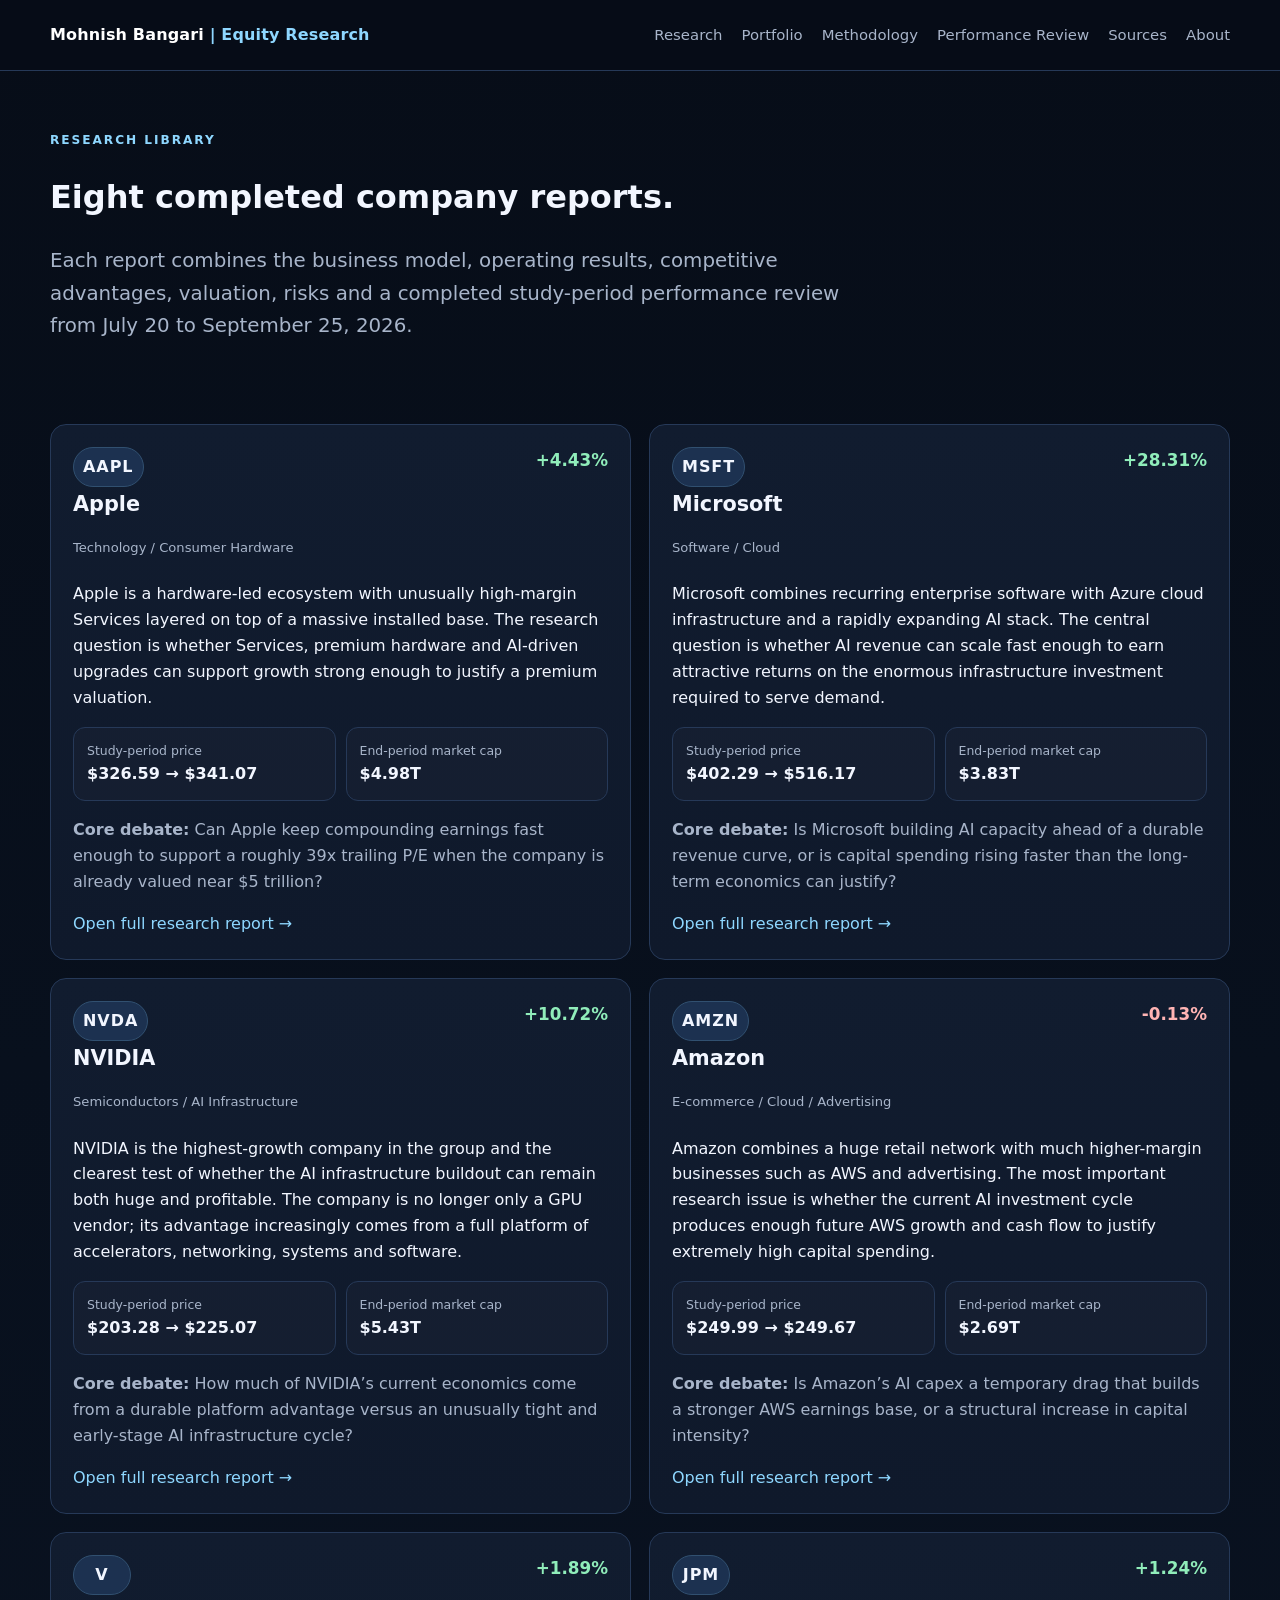
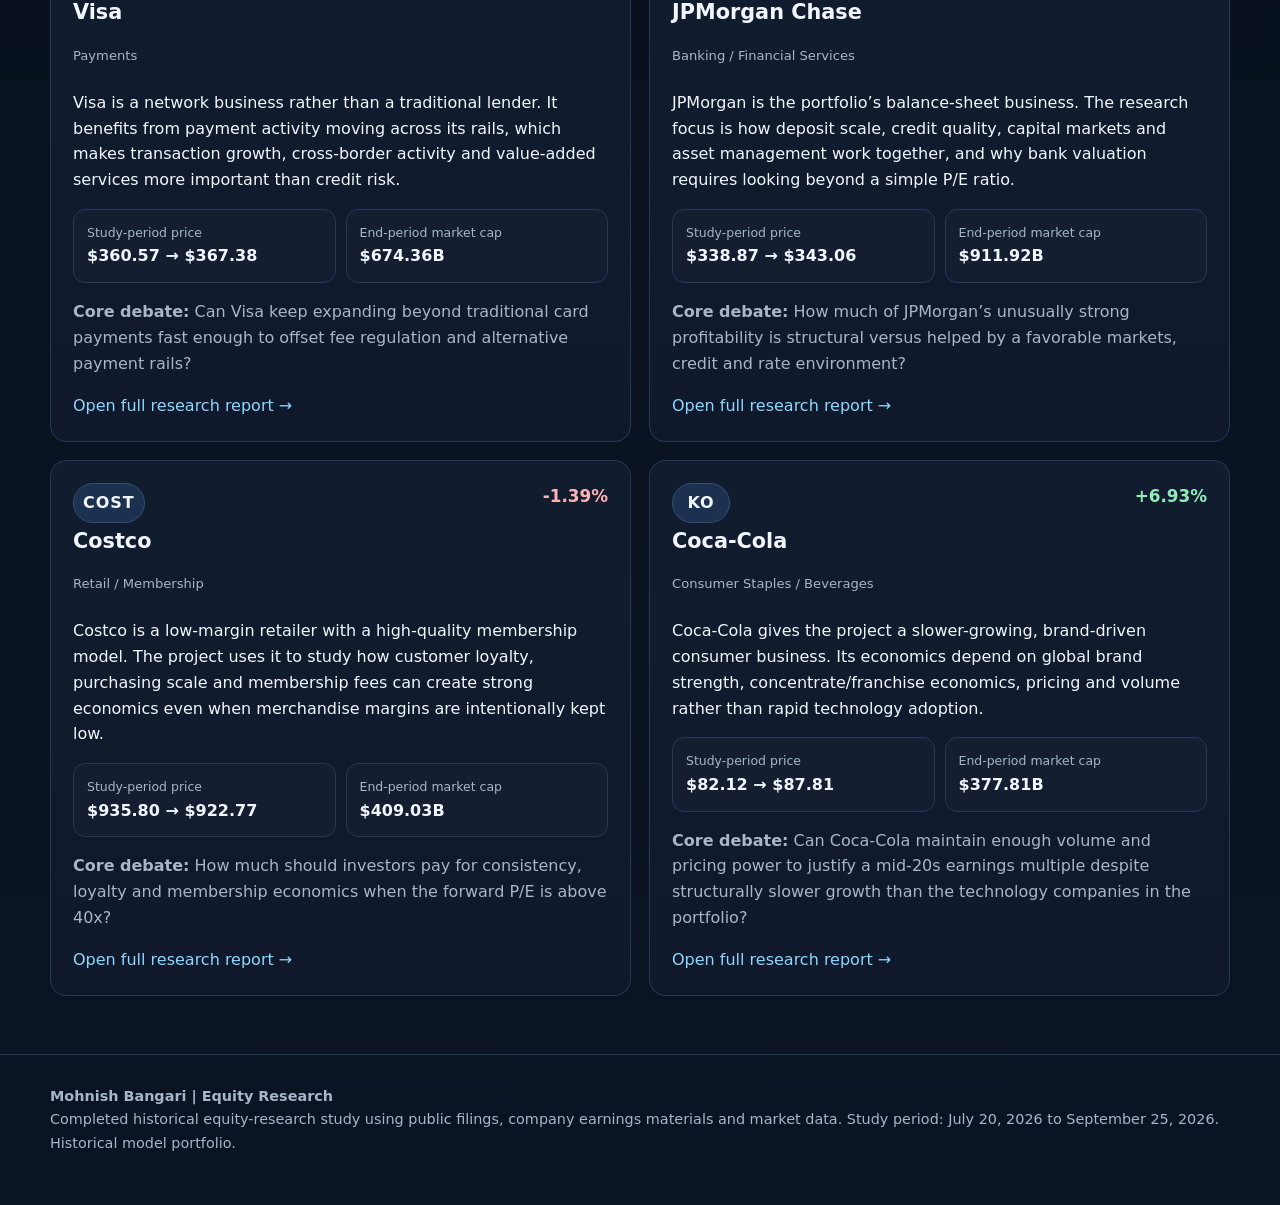
<file: research.html>
<!doctype html><html><head><meta charset="utf-8"><meta name="viewport" content="width=device-width,initial-scale=1"><title>Research | Mohnish Bangari</title><link rel="stylesheet" href="styles.css"></head><body><nav class="nav"><div class="wrap navin"><a class="brand" href="index.html">Mohnish Bangari <span>| Equity Research</span></a><div class="navlinks"><a href="research.html">Research</a><a href="portfolio.html">Portfolio</a><a href="methodology.html">Methodology</a><a href="log.html">Performance Review</a><a href="sources.html">Sources</a><a href="about.html">About</a></div></div></nav><header class="report-hero"><div class="wrap"><div class="eyebrow">Research library</div><h1>Eight completed company reports.</h1><p class="lede">Each report combines the business model, operating results, competitive advantages, valuation, risks and a completed study-period performance review from July 20 to September 25, 2026.</p></div></header><section class="section"><div class="wrap"><div id="research-grid" class="grid grid2"></div></div></section><footer class="footer"><div class="wrap"><strong>Mohnish Bangari | Equity Research</strong><br>Completed historical equity-research study using public filings, company earnings materials and market data. Study period: July 20, 2026 to September 25, 2026. Historical model portfolio.</div></footer><script src="data.js"></script><script>const g=document.getElementById('research-grid'); COMPANY_DATA.forEach(c=>g.insertAdjacentHTML('beforeend',`<article class="card company-card"><div class="company-top"><div><span class="ticker">${c.ticker}</span><h3>${c.name}</h3><div class="tag">${c.sector}</div></div><div class="price ${c.periodReturn>=0?'pos':'neg'}">${c.periodReturn>=0?'+':''}${c.periodReturn.toFixed(2)}%</div></div><p>${c.summary}</p><div class="mini-grid"><div class="mini"><div class="tiny">Study-period price</div><strong>$${c.startPrice.toFixed(2)} → $${c.endPrice.toFixed(2)}</strong></div><div class="mini"><div class="tiny">End-period market cap</div><strong>${c.marketCap}</strong></div></div><p class="muted"><strong>Core debate:</strong> ${c.keyDebate}</p><div class="spacer"></div><a href="company.html?t=${c.ticker}">Open full research report →</a></article>`));</script></body></html>
</file>
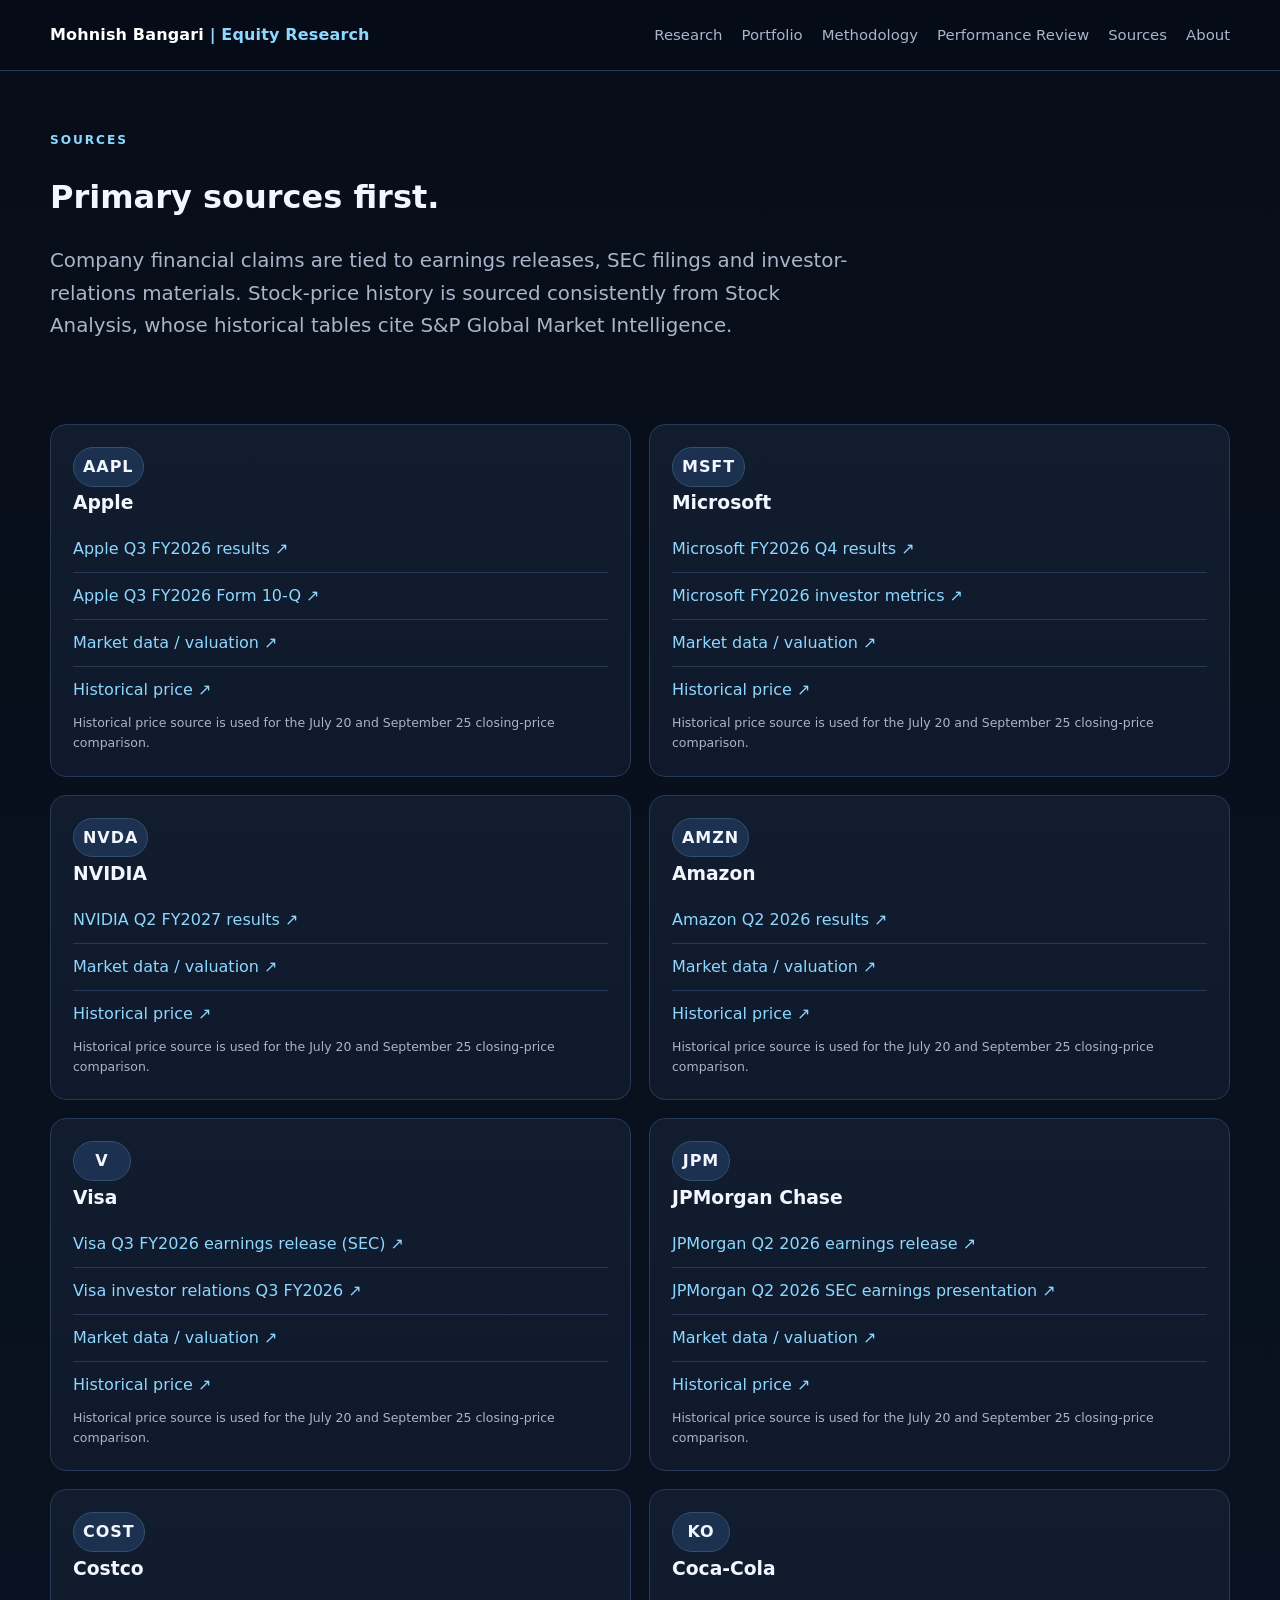
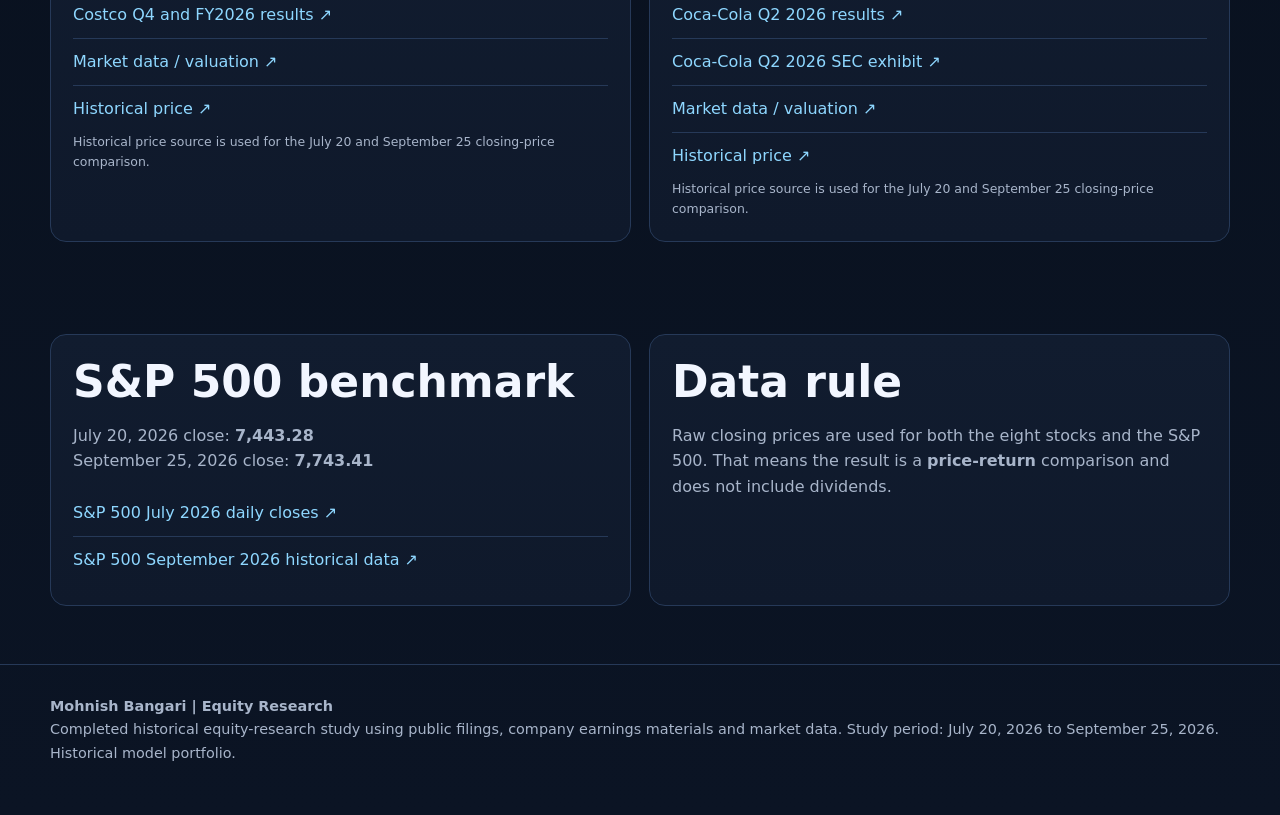
<file: sources.html>
<!doctype html><html><head><meta charset="utf-8"><meta name="viewport" content="width=device-width,initial-scale=1"><title>Sources | Mohnish Bangari</title><link rel="stylesheet" href="styles.css"></head><body><nav class="nav"><div class="wrap navin"><a class="brand" href="index.html">Mohnish Bangari <span>| Equity Research</span></a><div class="navlinks"><a href="research.html">Research</a><a href="portfolio.html">Portfolio</a><a href="methodology.html">Methodology</a><a href="log.html">Performance Review</a><a href="sources.html">Sources</a><a href="about.html">About</a></div></div></nav><header class="report-hero"><div class="wrap"><div class="eyebrow">Sources</div><h1>Primary sources first.</h1><p class="lede">Company financial claims are tied to earnings releases, SEC filings and investor-relations materials. Stock-price history is sourced consistently from Stock Analysis, whose historical tables cite S&amp;P Global Market Intelligence.</p></div></header><section class="section"><div class="wrap"><div class="grid grid2"><div class="card"><span class="ticker">AAPL</span><h3>Apple</h3><ul class="list-clean source-list"><li><a href="https://www.apple.com/newsroom/2026/07/apple-reports-third-quarter-results/" target="_blank" rel="noopener">Apple Q3 FY2026 results ↗</a></li><li><a href="https://www.sec.gov/Archives/edgar/data/320193/000032019326000020/aapl-20260627.htm" target="_blank" rel="noopener">Apple Q3 FY2026 Form 10-Q ↗</a></li><li><a href="https://stockanalysis.com/stocks/aapl/statistics/" target="_blank" rel="noopener">Market data / valuation ↗</a></li><li><a href="https://stockanalysis.com/stocks/aapl/history/" target="_blank" rel="noopener">Historical price ↗</a></li></ul><div class="tiny">Historical price source is used for the July 20 and September 25 closing-price comparison.</div></div><div class="card"><span class="ticker">MSFT</span><h3>Microsoft</h3><ul class="list-clean source-list"><li><a href="https://www.microsoft.com/en-us/investor/earnings/fy-2026-q4/press-release-webcast" target="_blank" rel="noopener">Microsoft FY2026 Q4 results ↗</a></li><li><a href="https://www.microsoft.com/en-us/investor/earnings/fy-2026-q4/metrics" target="_blank" rel="noopener">Microsoft FY2026 investor metrics ↗</a></li><li><a href="https://stockanalysis.com/stocks/msft/statistics/" target="_blank" rel="noopener">Market data / valuation ↗</a></li><li><a href="https://stockanalysis.com/stocks/msft/history/" target="_blank" rel="noopener">Historical price ↗</a></li></ul><div class="tiny">Historical price source is used for the July 20 and September 25 closing-price comparison.</div></div><div class="card"><span class="ticker">NVDA</span><h3>NVIDIA</h3><ul class="list-clean source-list"><li><a href="https://investor.nvidia.com/news/press-release-details/2026/NVIDIA-Announces-Financial-Results-for-Second-Quarter-Fiscal-2027/" target="_blank" rel="noopener">NVIDIA Q2 FY2027 results ↗</a></li><li><a href="https://stockanalysis.com/stocks/nvda/statistics/" target="_blank" rel="noopener">Market data / valuation ↗</a></li><li><a href="https://stockanalysis.com/stocks/nvda/history/" target="_blank" rel="noopener">Historical price ↗</a></li></ul><div class="tiny">Historical price source is used for the July 20 and September 25 closing-price comparison.</div></div><div class="card"><span class="ticker">AMZN</span><h3>Amazon</h3><ul class="list-clean source-list"><li><a href="https://ir.aboutamazon.com/news-release/news-release-details/2026/Amazon-com-Announces-Second-Quarter-Results/default.aspx?mode=light" target="_blank" rel="noopener">Amazon Q2 2026 results ↗</a></li><li><a href="https://stockanalysis.com/stocks/amzn/statistics/" target="_blank" rel="noopener">Market data / valuation ↗</a></li><li><a href="https://stockanalysis.com/stocks/amzn/history/" target="_blank" rel="noopener">Historical price ↗</a></li></ul><div class="tiny">Historical price source is used for the July 20 and September 25 closing-price comparison.</div></div><div class="card"><span class="ticker">V</span><h3>Visa</h3><ul class="list-clean source-list"><li><a href="https://www.sec.gov/Archives/edgar/data/1403161/000140316126000103/q32026earningsrelease.htm" target="_blank" rel="noopener">Visa Q3 FY2026 earnings release (SEC) ↗</a></li><li><a href="https://investor.visa.com/news/news-details/2026/Visa-Fiscal-Third-Quarter-2026-Financial-Results/default.aspx" target="_blank" rel="noopener">Visa investor relations Q3 FY2026 ↗</a></li><li><a href="https://stockanalysis.com/stocks/v/statistics/" target="_blank" rel="noopener">Market data / valuation ↗</a></li><li><a href="https://stockanalysis.com/stocks/v/history/" target="_blank" rel="noopener">Historical price ↗</a></li></ul><div class="tiny">Historical price source is used for the July 20 and September 25 closing-price comparison.</div></div><div class="card"><span class="ticker">JPM</span><h3>JPMorgan Chase</h3><ul class="list-clean source-list"><li><a href="https://www.jpmorganchase.com/content/dam/jpmc/jpmorgan-chase-and-co/investor-relations/documents/quarterly-earnings/2026/2nd-quarter/6cded9fd-a164-4e6c-8cff-377357cf105c.pdf" target="_blank" rel="noopener">JPMorgan Q2 2026 earnings release ↗</a></li><li><a href="https://www.sec.gov/Archives/edgar/data/19617/000162828026048086/a2q26_earningsxpresentat.htm" target="_blank" rel="noopener">JPMorgan Q2 2026 SEC earnings presentation ↗</a></li><li><a href="https://stockanalysis.com/stocks/jpm/statistics/" target="_blank" rel="noopener">Market data / valuation ↗</a></li><li><a href="https://stockanalysis.com/stocks/jpm/history/" target="_blank" rel="noopener">Historical price ↗</a></li></ul><div class="tiny">Historical price source is used for the July 20 and September 25 closing-price comparison.</div></div><div class="card"><span class="ticker">COST</span><h3>Costco</h3><ul class="list-clean source-list"><li><a href="https://investor.costco.com/news/news-details/2026/Costco-Wholesale-Corporation-Reports-Fourth-Quarter-and-Fiscal-Year-2026-Operating-Results/default.aspx" target="_blank" rel="noopener">Costco Q4 and FY2026 results ↗</a></li><li><a href="https://stockanalysis.com/stocks/cost/statistics/" target="_blank" rel="noopener">Market data / valuation ↗</a></li><li><a href="https://stockanalysis.com/stocks/cost/history/" target="_blank" rel="noopener">Historical price ↗</a></li></ul><div class="tiny">Historical price source is used for the July 20 and September 25 closing-price comparison.</div></div><div class="card"><span class="ticker">KO</span><h3>Coca-Cola</h3><ul class="list-clean source-list"><li><a href="https://investors.coca-colacompany.com/news-events/press-releases/detail/1168/coca-cola-reports-second-quarter-2026-results-and-raises-full-year-guidance" target="_blank" rel="noopener">Coca-Cola Q2 2026 results ↗</a></li><li><a href="https://investors.coca-colacompany.com/filings-reports/all-sec-filings/content/0001628280-26-049922/a2026q2earningsreleaseex-9.htm" target="_blank" rel="noopener">Coca-Cola Q2 2026 SEC exhibit ↗</a></li><li><a href="https://stockanalysis.com/stocks/ko/statistics/" target="_blank" rel="noopener">Market data / valuation ↗</a></li><li><a href="https://stockanalysis.com/stocks/ko/history/" target="_blank" rel="noopener">Historical price ↗</a></li></ul><div class="tiny">Historical price source is used for the July 20 and September 25 closing-price comparison.</div></div></div></div></section><section class="section"><div class="wrap grid grid2"><div class="card"><h2>S&amp;P 500 benchmark</h2><p class="muted">July 20, 2026 close: <strong>7,443.28</strong><br>September 25, 2026 close: <strong>7,743.41</strong></p><ul class="list-clean source-list"><li><a href="https://www.statmuse.com/money/ask/s-and-p-500-daily-close-july" target="_blank" rel="noopener">S&amp;P 500 July 2026 daily closes ↗</a></li><li><a href="https://www.investing.com/indices/us-spx-500-historical-data?cid=40826" target="_blank" rel="noopener">S&amp;P 500 September 2026 historical data ↗</a></li></ul></div><div class="card"><h2>Data rule</h2><p class="muted">Raw closing prices are used for both the eight stocks and the S&amp;P 500. That means the result is a <strong>price-return</strong> comparison and does not include dividends.</p></div></div></section><footer class="footer"><div class="wrap"><strong>Mohnish Bangari | Equity Research</strong><br>Completed historical equity-research study using public filings, company earnings materials and market data. Study period: July 20, 2026 to September 25, 2026. Historical model portfolio.</div></footer></body></html>
</file>
<file: styles.css>
:root{--bg:#08101d;--bg2:#0b1424;--panel:#111c2f;--panel2:#15233a;--text:#f2f6ff;--muted:#a8b5ca;--line:#263958;--accent:#8ed7ff;--accent2:#b7f5d6;--warn:#f8d57e;--danger:#ffb4b4;--max:1180px}
*{box-sizing:border-box}html{scroll-behavior:smooth}body{margin:0;font-family:Inter,ui-sans-serif,system-ui,-apple-system,BlinkMacSystemFont,"Segoe UI",sans-serif;background:linear-gradient(180deg,#070d18 0,#08101d 38%,#0b1424 100%);color:var(--text);line-height:1.62}a{color:var(--accent);text-decoration:none}a:hover{text-decoration:underline}.wrap{width:min(var(--max),calc(100% - 36px));margin:auto}.nav{position:sticky;top:0;z-index:20;background:rgba(7,13,24,.9);backdrop-filter:blur(12px);border-bottom:1px solid var(--line)}.navin{display:flex;align-items:center;justify-content:space-between;min-height:70px;gap:24px}.brand{font-weight:850;color:#fff;letter-spacing:.15px}.brand span{color:var(--accent)}.navlinks{display:flex;gap:19px;flex-wrap:wrap}.navlinks a{color:var(--muted);font-size:.93rem}.navlinks a.active,.navlinks a:hover{color:white;text-decoration:none}.hero{padding:88px 0 64px}.hero h1{font-size:clamp(2.7rem,6vw,5.2rem);line-height:1.02;max-width:970px;margin:.35rem 0 1rem}.eyebrow{text-transform:uppercase;letter-spacing:.16em;color:var(--accent);font-weight:800;font-size:.76rem}.lede{font-size:clamp(1.04rem,2vw,1.24rem);color:var(--muted);max-width:820px}.actions{display:flex;gap:12px;flex-wrap:wrap;margin-top:27px}.btn{display:inline-flex;align-items:center;justify-content:center;border:1px solid var(--line);background:var(--panel);color:white;padding:11px 16px;border-radius:10px;font-weight:760}.btn.primary{background:var(--accent);color:#06101a;border-color:var(--accent)}.btn:hover{text-decoration:none;transform:translateY(-1px)}.section{padding:34px 0 58px}.section h2{font-size:clamp(1.8rem,4vw,2.75rem);line-height:1.12;margin:0 0 10px}.section-title{display:flex;justify-content:space-between;gap:20px;align-items:end;margin-bottom:20px}.grid{display:grid;gap:18px}.grid4{grid-template-columns:repeat(4,1fr)}.grid3{grid-template-columns:repeat(3,1fr)}.grid2{grid-template-columns:repeat(2,1fr)}.card{background:linear-gradient(180deg,var(--panel),#0f192b);border:1px solid var(--line);border-radius:16px;padding:22px}.card.soft{background:rgba(255,255,255,.025)}.card h3{margin:.1rem 0 .5rem}.muted{color:var(--muted)}.kpi{font-size:2rem;font-weight:900;line-height:1.05}.kpi-sm{font-size:1.35rem;font-weight:850}.tiny{font-size:.78rem;color:var(--muted)}.pill{display:inline-block;padding:4px 9px;border:1px solid var(--line);border-radius:999px;color:var(--muted);font-size:.78rem}.ticker{display:inline-flex;align-items:center;justify-content:center;min-width:58px;padding:6px 9px;border-radius:999px;background:#1c3150;border:1px solid #315070;font-weight:850;letter-spacing:.06em}.company-card{display:flex;flex-direction:column;min-height:330px}.company-card .spacer{flex:1}.company-top{display:flex;justify-content:space-between;gap:16px;align-items:flex-start}.company-card h3{font-size:1.3rem}.price{font-weight:850;font-size:1.05rem}.tag{display:inline-block;color:var(--muted);font-size:.82rem;margin:.45rem 0}.meta-row{display:flex;gap:8px;flex-wrap:wrap;margin-top:10px}.report-hero{padding:60px 0 28px}.report-title{display:flex;gap:18px;align-items:center;flex-wrap:wrap}.report-title h1{font-size:clamp(2.5rem,5vw,4rem);line-height:1;margin:0}.snapshot{display:grid;grid-template-columns:repeat(3,1fr);gap:12px;margin:24px 0}.metric{padding:16px;border-left:3px solid var(--accent);background:rgba(142,215,255,.055);border-radius:9px}.metric .big{font-size:1.35rem;font-weight:850}.metric .small{font-size:.82rem;color:var(--muted)}.report-layout{display:grid;grid-template-columns:minmax(0,2fr) minmax(260px,1fr);gap:22px}.stack>*+*{margin-top:18px}.callout{border:1px solid var(--line);border-radius:14px;padding:18px;background:#0d192b}.callout strong{color:var(--accent2)}.thesis-box{border-left:4px solid var(--accent2)}.warn-box{border-left:4px solid var(--warn)}.table-wrap{overflow-x:auto;border:1px solid var(--line);border-radius:14px}table{border-collapse:collapse;width:100%;min-width:820px;background:var(--panel)}th,td{text-align:left;padding:14px 13px;border-bottom:1px solid var(--line);vertical-align:top}th{font-size:.79rem;text-transform:uppercase;letter-spacing:.08em;color:var(--muted);background:#0d1727}tr:last-child td{border-bottom:0}input[type=number]{width:120px;background:#07101f;border:1px solid var(--line);color:white;border-radius:8px;padding:9px}.pos{color:#90edba}.neg{color:#ffb4b4}.neutral{color:var(--muted)}.note{border:1px dashed #3a5275;background:rgba(255,255,255,.02);padding:16px;border-radius:12px;color:var(--muted)}.footer{border-top:1px solid var(--line);padding:30px 0 50px;color:var(--muted);font-size:.9rem}.list-clean{list-style:none;padding:0;margin:0}.list-clean li{padding:10px 0;border-bottom:1px solid var(--line)}.list-clean li:last-child{border-bottom:0}.scenario{border-top:3px solid var(--line)}.scenario.up{border-top-color:var(--accent2)}.scenario.base{border-top-color:var(--accent)}.scenario.down{border-top-color:var(--danger)}.bar{height:9px;background:#091321;border-radius:999px;overflow:hidden;border:1px solid #223653}.bar>span{display:block;height:100%;background:linear-gradient(90deg,var(--accent),var(--accent2))}.source-list a{word-break:break-word}.number{font-variant-numeric:tabular-nums}.divider{height:1px;background:var(--line);margin:18px 0}.quote{font-size:1.12rem;color:#dce8fb;border-left:3px solid var(--accent);padding-left:16px}.research-log{position:relative}.log-item{display:grid;grid-template-columns:150px 1fr;gap:20px;padding:20px 0;border-bottom:1px solid var(--line)}.log-item:last-child{border-bottom:0}.log-date{color:var(--accent);font-weight:800}.check{display:inline-flex;align-items:center;gap:7px;color:var(--accent2);font-weight:700}.mini-grid{display:grid;grid-template-columns:repeat(2,1fr);gap:10px}.mini{border:1px solid var(--line);border-radius:12px;padding:13px;background:rgba(255,255,255,.02)}
@media(max-width:900px){.grid4,.grid3,.grid2,.snapshot,.report-layout,.mini-grid{grid-template-columns:1fr}.navin{align-items:flex-start;padding:14px 0;flex-direction:column;gap:8px}.navlinks{gap:12px}.hero{padding-top:58px}.company-card{min-height:0}.log-item{grid-template-columns:1fr;gap:5px}.section-title{align-items:flex-start;flex-direction:column}}
@media print{.nav,.actions,.footer{display:none}body{background:white;color:#111}.card,.callout,.metric{border-color:#bbb;background:white;color:#111}.muted,.tiny{color:#555}.wrap{width:100%}a{color:#111;text-decoration:none}.report-layout{grid-template-columns:1fr}.section{padding:18px 0}}

.perf-row{margin:16px 0}.perf-label{display:flex;justify-content:space-between;gap:12px;margin-bottom:6px}.perf-track{height:12px;background:#091321;border:1px solid #223653;border-radius:999px;overflow:hidden}.perf-track span{display:block;height:100%;border-radius:999px}.barpos{background:linear-gradient(90deg,#8ed7ff,#b7f5d6)}.barneg{background:#ffb4b4}
</file>
